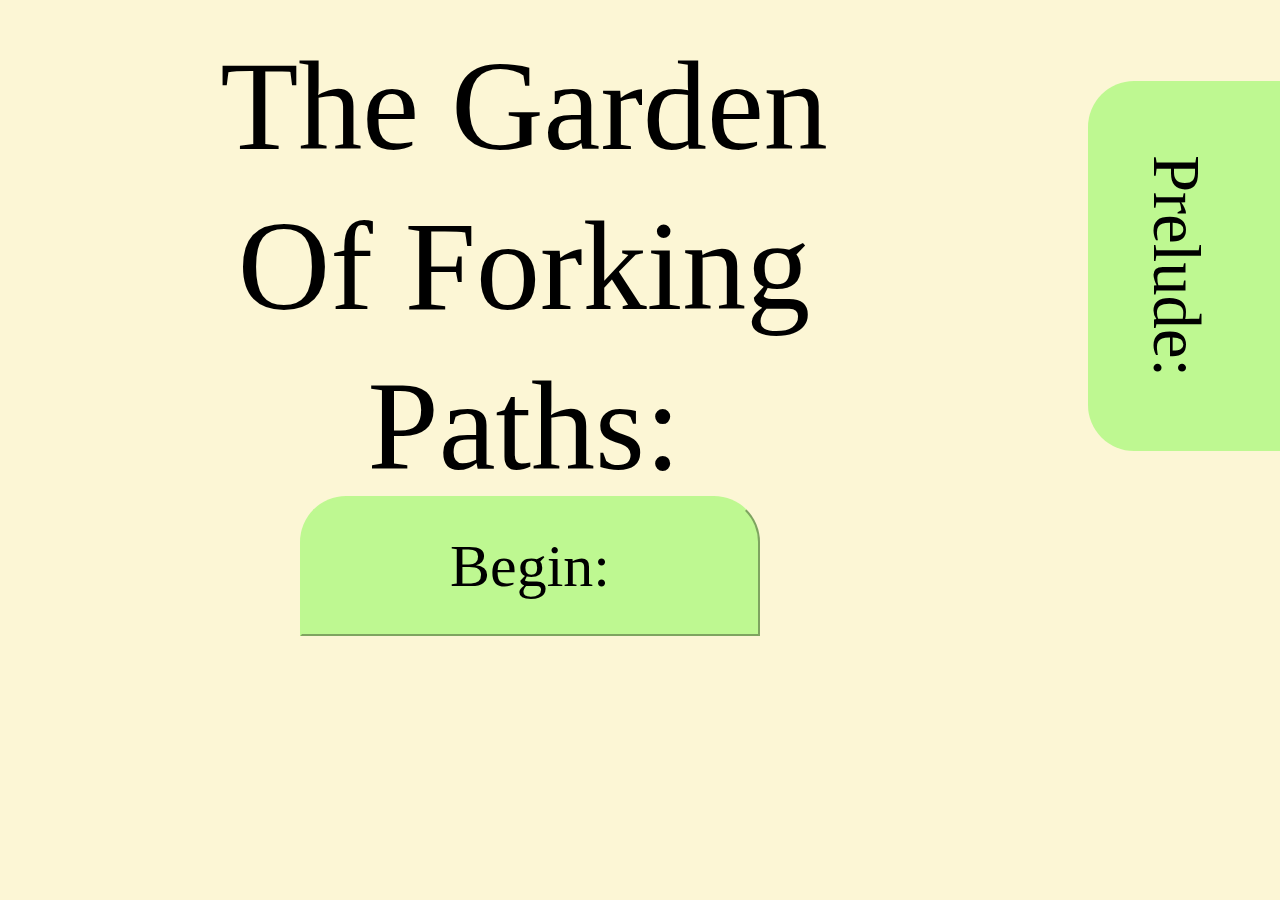
<file: index.html>
<html>
<head> 
	<title> The Garden of Forking paths </title>
	<link rel="stylesheet" href="assets/main.css">
</head>

<body>
<div class="container">
<div class="title">
	<div class="header">
		<h1> The Garden Of Forking Paths: </h1>
		<h2> By: Jorge Luis Borges </h2>
	</div>
</div>

<div class="slidebars">
<div id="slide">
	<div class="tab-title"><h2>Prelude:</h2></div>
	<div class="tab-text">
	<p> To Victoria Ocampo In his A History of the World War (page 212), Captain Liddell Hart reports that a planned offensive by thirteen British divisions, supported by fourteen hundred artillery pieces, against the German line at Serre-Montauban, scheduled for July 24, 1916, had to be postponed until the morning of the 29th. He comments that torrential rain caused this delay - which lacked any special significance. The following deposition, dictated by, read over, and then signed by Dr. Yu Tsun, former teacher of English at the Tsingtao Hochschule, casts unsuspected light upon this event. The first two pages are missing.</p>
	</div>
</div>
</div>

	
<div class="enter">
    <button class="start">
     <a href="pages/page1.html">Begin:</a>
    </button>
</div>

	

<script src="https://ajax.googleapis.com/ajax/libs/jquery/3.5.1/jquery.min.js"></script> 
<script src="myscripts.js"></script>
</div>	
			
</body>
</html>
</file>
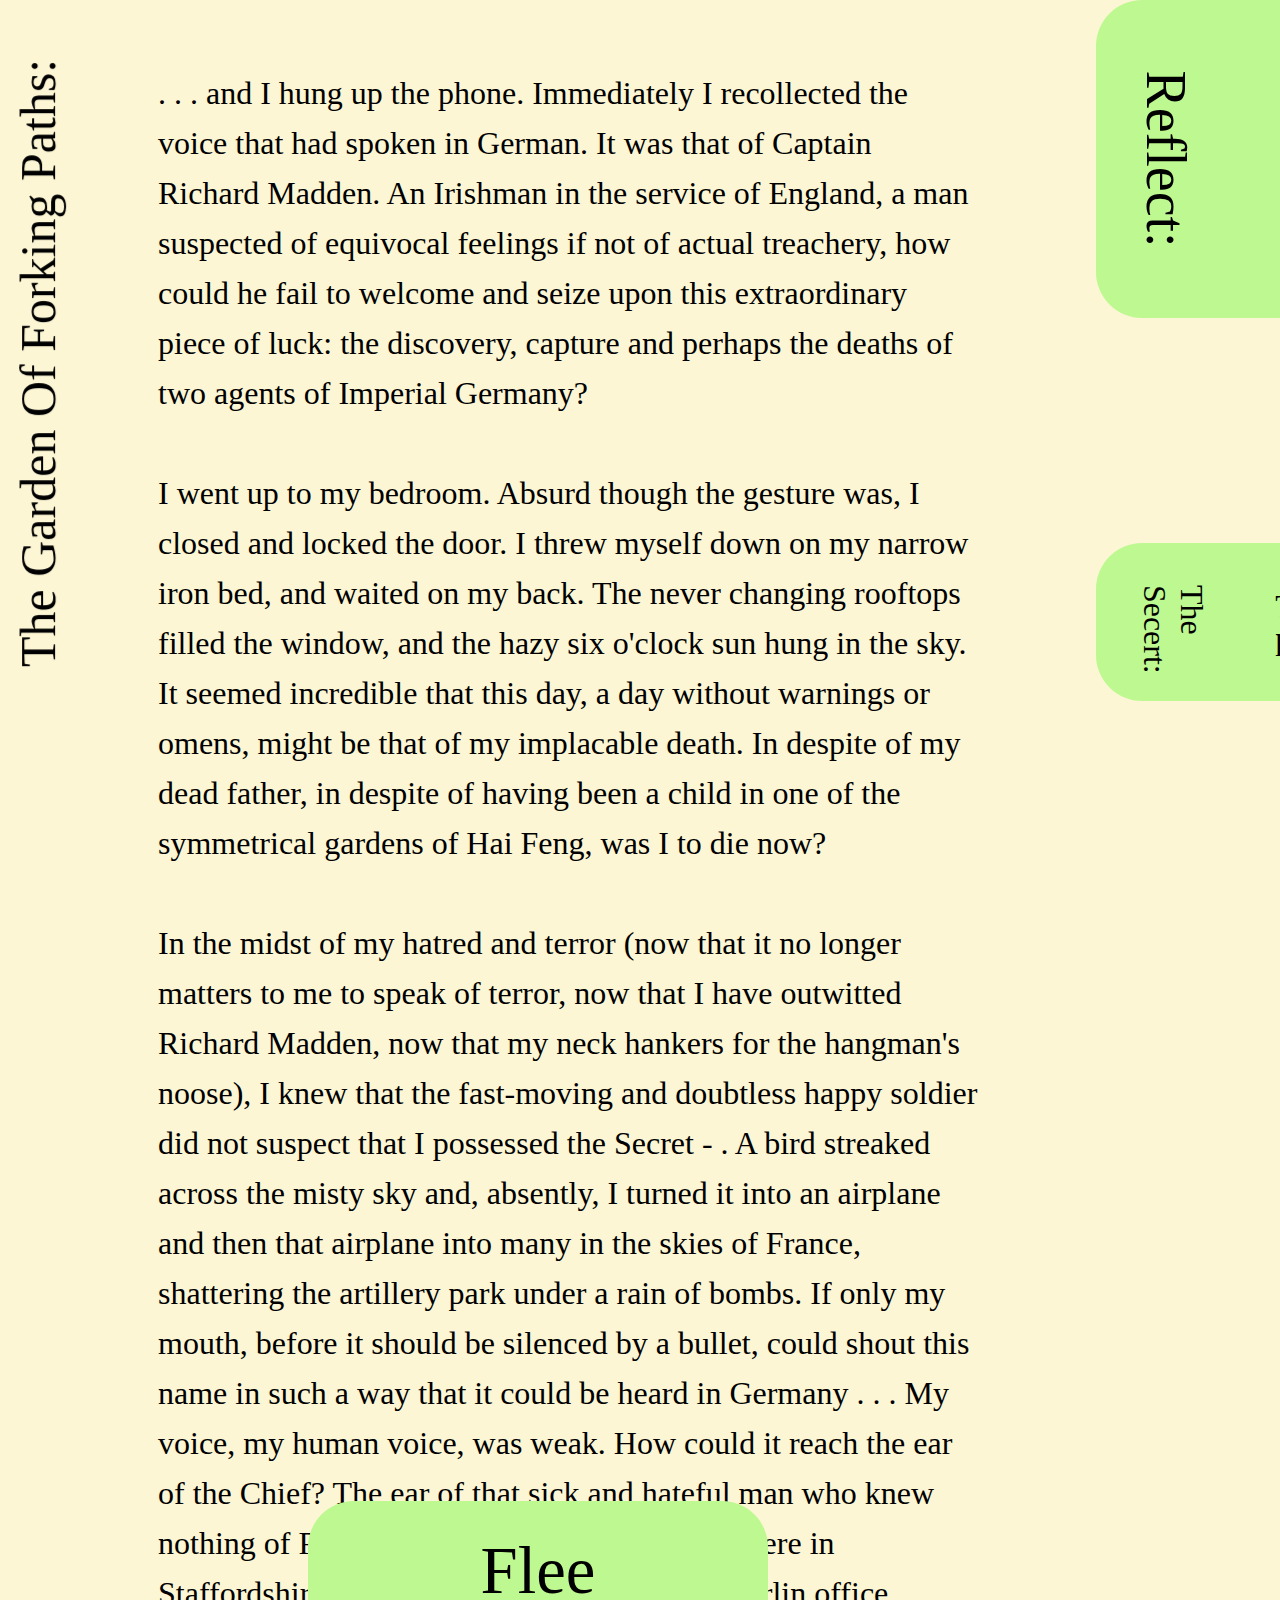
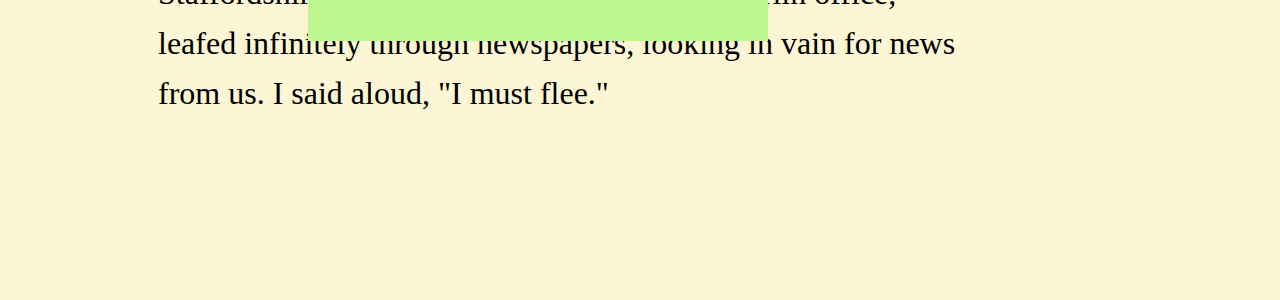
<file: pages/page1.html>
<html>
<head> 
	<title> The Garden of Forking paths </title>
	<link rel="stylesheet" href="assets/main1.css">
</head>

<body>
<div class="container">
	<div class="title">
	    <button class="home">
     <a href="/">The Garden Of Forking Paths:</a>
    </button>
	</div>

	<div class="body">
		<p>. . . and I hung up the phone. Immediately I recollected the voice that had spoken in German. It was that of Captain Richard Madden. An Irishman in the service of England, a man suspected of equivocal feelings if not of actual treachery, how could he fail to welcome and seize upon this extraordinary piece of luck: the discovery, capture and perhaps the deaths of two agents of Imperial Germany?
		<br></br>
		I went up to my bedroom. Absurd though the gesture was, I closed and locked the door. I threw myself down on my narrow iron bed, and waited on my back. The never changing rooftops filled the window, and the hazy six o'clock sun hung in the sky. It seemed incredible that this day, a day without warnings or omens, might be that of my implacable death. In despite of my dead father, in despite of having been a child in one of the symmetrical gardens of Hai Feng, was I to die now?
		<br></br>
		In the midst of my hatred and terror (now that it no longer matters to me to speak of terror, now that I have outwitted Richard Madden, now that my neck hankers for the hangman's noose), I knew that the fast-moving and doubtless happy soldier did not suspect that I possessed the Secret - . A bird streaked across the misty sky and, absently, I turned it into an airplane and then that airplane into many in the skies of France, shattering the artillery park under a rain of bombs. If only my mouth, before it should be silenced by a bullet, could shout this name in such a way that it could be heard in Germany . . . My voice, my human voice, was weak. How could it reach the ear of the Chief? The ear of that sick and hateful man who knew nothing of Runeberg or of me except that we were in Staffordshire. A man who, sitting in his arid Berlin office, leafed infinitely through newspapers, looking in vain for news from us. I said aloud, "I must flee."
		</p>
	</div>
<div class="slidebars">
<div id="slide">
	<div class="tab-title"><h2>Madden:</h2></div>
	<div class="tab-text">
	<p> Madden, in Viktor Runeberg's office, meant the end of all our work and - though this seemed a secondary matter, or should have seemed so to me - of our lives also. His being there meant that Runeberg had been arrested or murdered. I before the sun set on this same day, I ran the same risk. Madden was implacable. Rather, to be more accurate, he was obliged to be implacable. </p>
	</div>
</div>

<div id="slide1">
	<div class="tab-title1"><h2>Reflect:</h2></div>
	<div class="tab-text1">
	<p> Then I reflected that all things happen, happen to one, precisely now. Century follows century, and things happen only in the present. There are countless men in the air, on land and at sea, and all that really happens happens to me . . . The almost unbearable memory of Madden's long horseface put an end to these wandering thoughts </p>
	</div>
</div>

<div id="slide2">
	<div class="tab-title2"><h2>The Secert:</h2></div>
	<div class="tab-text2">
	<p>The name of the exact site of the new British artillery park on the Ancre.</p>
	</div>
</div>
</div>

<div class="enter">
 <button class="next">
    <a href="page2.html">Flee</a>
   </button>
</div>


<script src="https://ajax.googleapis.com/ajax/libs/jquery/3.5.1/jquery.min.js"></script> 
<script src="myscripts1.js"></script>

</div>

</body>
</html>
</file>
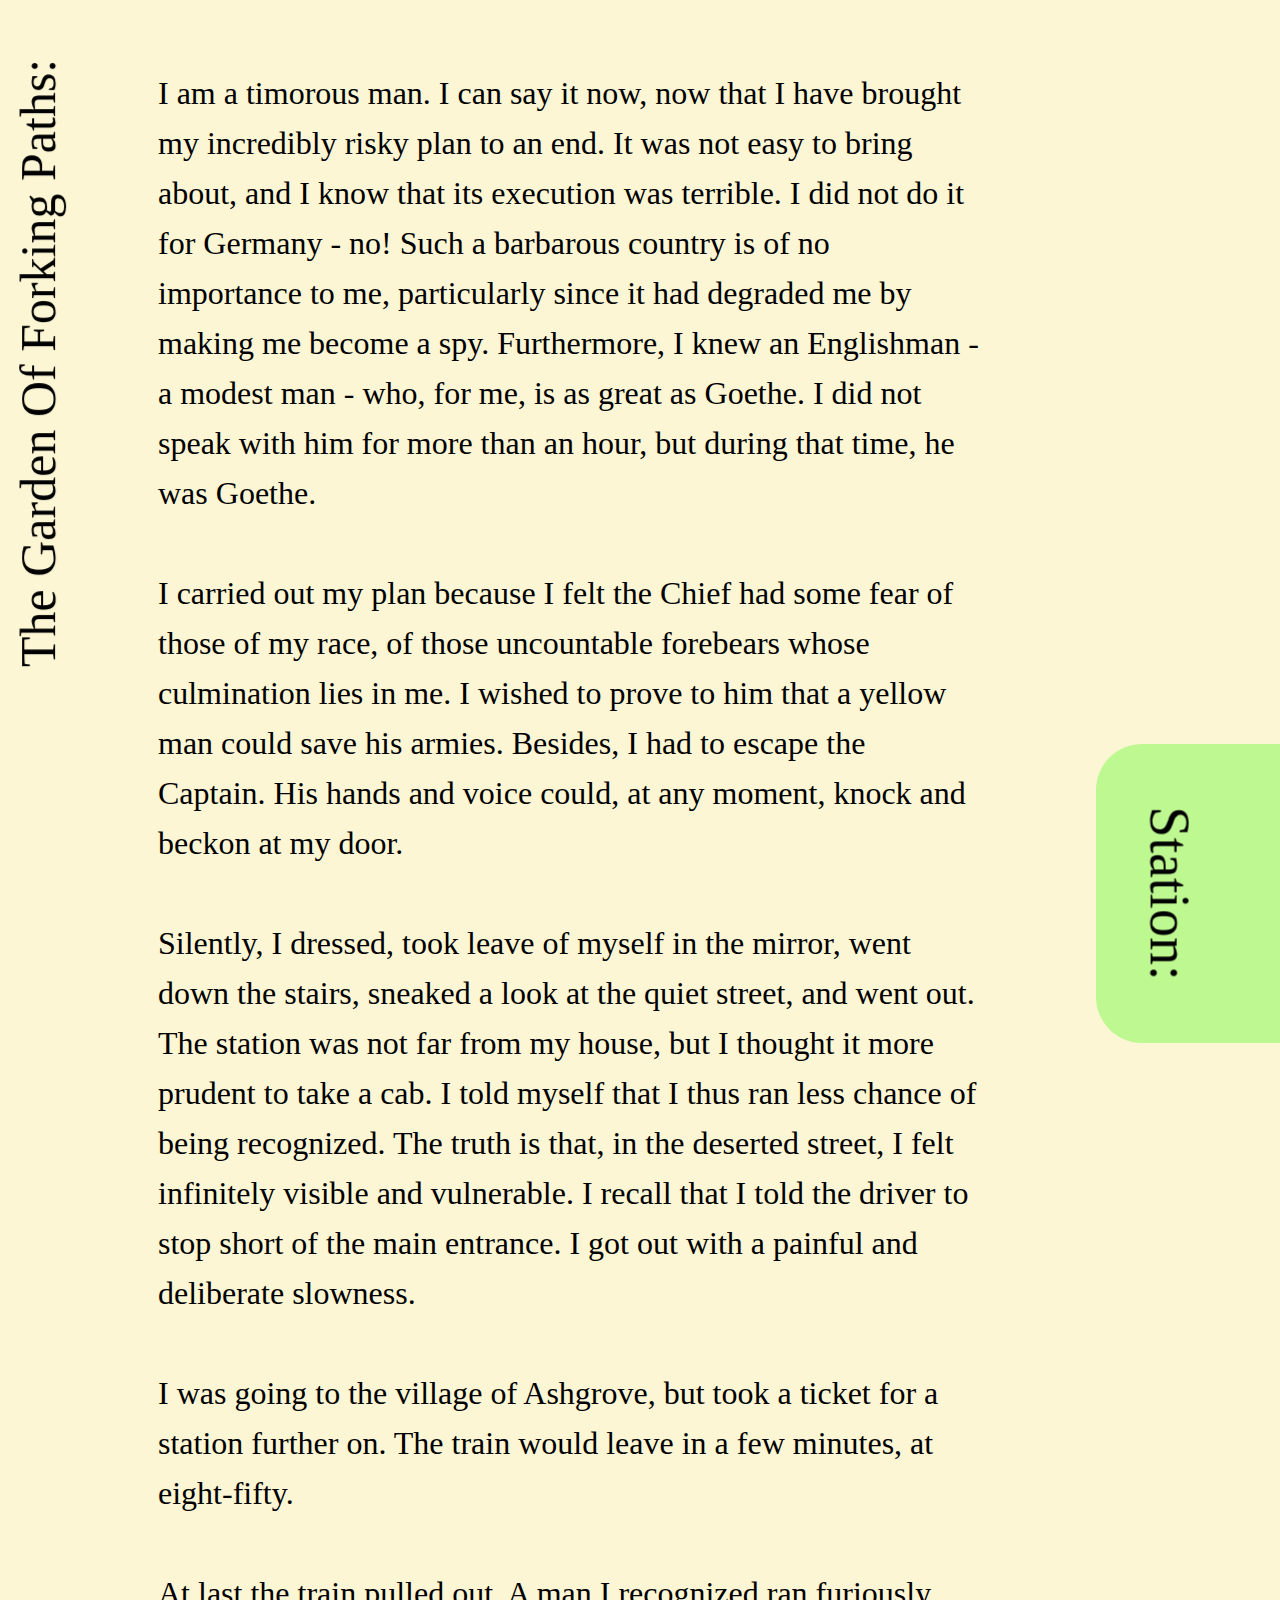
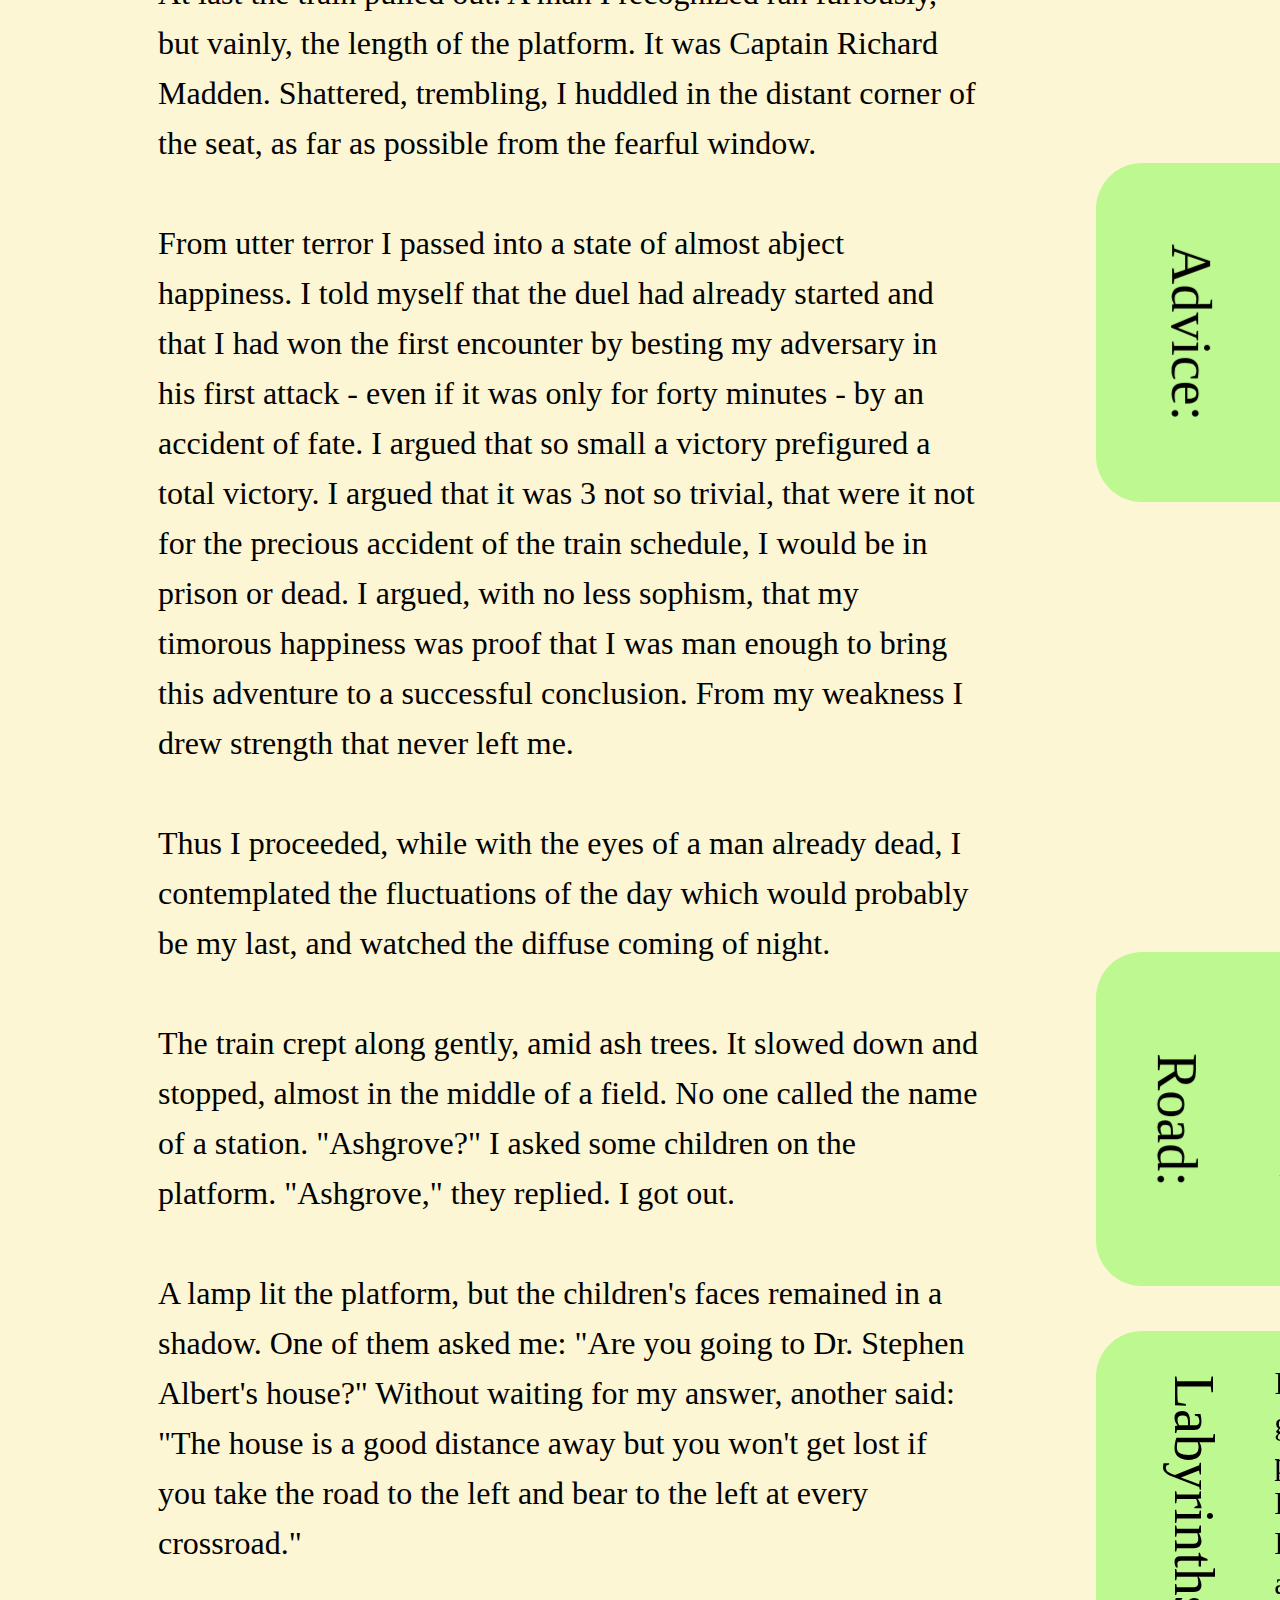
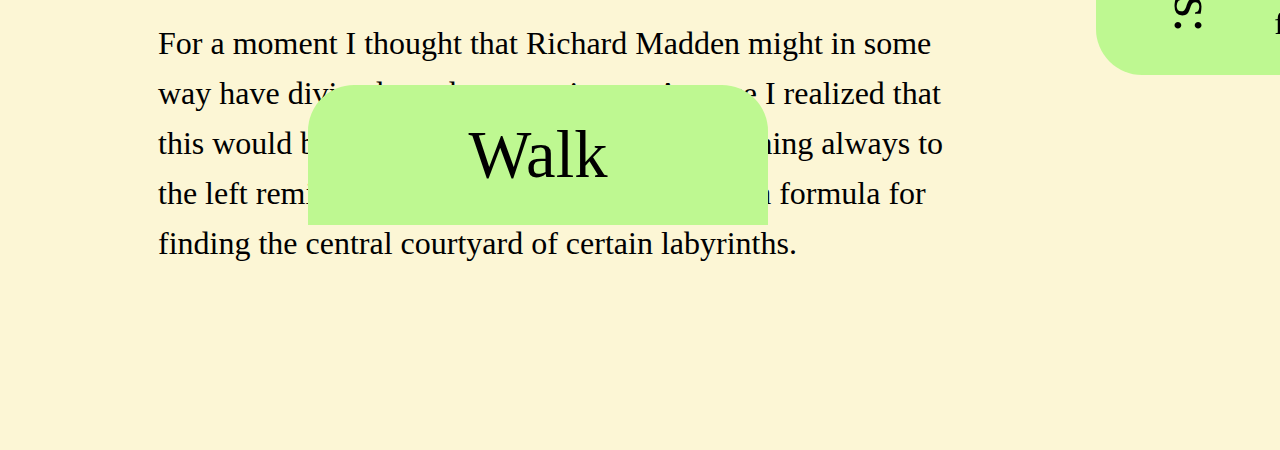
<file: pages/page2.html>
<html>
<head> 
	<title> The Garden of Forking paths </title>
	<link rel="stylesheet" href="assets/main2.css">
</head>

<body>
<div class="container">
	<div class="title">
	    <button class="home">
     <a href="/">The Garden Of Forking Paths:</a>
    </button>
	</div>

	<div class="body">
		<p>I am a timorous man. I can say it now, now that I have brought my incredibly risky plan to an end. It was not easy to bring about, and I know that its execution was terrible. I did not do it for Germany - no! Such a barbarous country is of no importance to me, particularly since it had degraded me by making me become a spy. Furthermore, I knew an Englishman - a modest man - who, for me, is as great as Goethe. I did not speak with him for more than an hour, but during that time, he was Goethe. 
		<br></br>
		I carried out my plan because I felt the Chief had some fear of those of my race, of those uncountable forebears whose culmination lies in me. I wished to prove to him that a yellow man could save his armies. Besides, I had to escape the Captain. His hands and voice could, at any moment, knock and beckon at my door. 
		<br></br>
		Silently, I dressed, took leave of myself in the mirror, went down the stairs, sneaked a look at the quiet street, and went out. The station was not far from my house, but I thought it more prudent to take a cab. I told myself that I thus ran less chance of being recognized. The truth is that, in the deserted street, I felt infinitely visible and vulnerable. I recall that I told the driver to stop short of the main entrance. I got out with a painful and deliberate slowness. 
		<br></br>
		I was going to the village of Ashgrove, but took a ticket for a station further on. The train would leave in a few minutes, at eight-fifty.
		<br></br>
		At last the train pulled out. A man I recognized ran furiously, but vainly, the length of the platform. It was Captain Richard Madden. Shattered, trembling, I huddled in the distant corner of the seat, as far as possible from the fearful window. 
		<br></br>
		From utter terror I passed into a state of almost abject happiness. I told myself that the duel had already started and that I had won the first encounter by besting my adversary in his first attack - even if it was only for forty minutes - by an accident of fate. I argued that so small a victory prefigured a total victory. I argued that it was 3 not so trivial, that were it not for the precious accident of the train schedule, I would be in prison or dead. I argued, with no less sophism, that my timorous happiness was proof that I was man enough to bring this adventure to a successful conclusion. From my weakness I drew strength that never left me.
		<br></br>
		Thus I proceeded, while with the eyes of a man already dead, I contemplated the fluctuations of the day which would probably be my last, and watched the diffuse coming of night.
		<br></br>
 		The train crept along gently, amid ash trees. It slowed down and stopped, almost in the middle of a field. No one called the name of a station. "Ashgrove?" I asked some children on the platform. "Ashgrove," they replied. I got out. 
 		<br></br>
		A lamp lit the platform, but the children's faces remained in a shadow. One of them asked me: "Are you going to Dr. Stephen Albert's house?" Without waiting for my answer, another said: "The house is a good distance away but you won't get lost if you take the road to the left and bear to the left at every crossroad."
		<br></br>
		For a moment I thought that Richard Madden might in some way have divined my desperate intent. At once I realized that this would be impossible. The advice about turning always to the left reminded me that such was the common formula for finding the central courtyard of certain labyrinths. 
		</p>
	</div>

<div class="slidebars">
		<div id="slide">
	<div class="tab-title"><h2>Plan:</h2></div>
	<div class="tab-text">
	<p> In ten minutes I had developed my plan. The telephone directory gave me the name of the one person capable of passing on the information. He lived in a suburb of Fenton, less than half an hour away by train. </p>
	</div>
</div>
<div id="slide1">
	<div class="tab-title1"><h2>Station:</h2></div>
	<div class="tab-text1">
	<p>  I hurried, for the next would not go until half past nine. There was almost no one on the platform. I walked through the carriages. I remember some farmers, a woman dressed in mourning, a youth deep in Tacitus' Annals and a wounded, happy soldier.  </p>
	</div>
</div>

<div id="slide2">
	<div class="tab-title2"><h2>Advice:</h2></div>
	<div class="tab-text2">
	<p>I foresee that man will resign himself each day to new abominations, that soon only soldiers and bandits will be left. To them I offer this advice: Whosoever would undertake some atrocious enterprise should act as if it were already accomplished, should impose upon himself a future as irrevocable as the past.</p>
	</div>
</div>

<div id="slide3">
	<div class="tab-title3"><h2>Road:</h2></div>
	<div class="tab-text3">
	<p>I threw them a coin (my last), went down some stone steps and started along a deserted road. At a slight incline, the road ran downhill. It was a plain dirt way, and overhead the branches of trees intermingled, while a round moon hung low in the sky as if to keep me company. </p>
	</div>
</div>

<div id="slide4">
	<div class="tab-title4"><h2>Labyrinths:</h2></div>
	<div class="tab-text4">
	<p>I know something about labyrinths. Not for nothing am I the great grandson of Ts'ui Pen. He was Governor of Yunnan and gave up temporal power to write a novel with more characters than there are in the Hung Lou Meng, and to create a maze in which all men would lose themselves. He spent thirteen years on these oddly assorted tasks before he was assassinated by a stranger. His novel had no sense to it and nobody ever found his labyrinth. </p>
	</div>
</div>
</div> 


<div class="enter">
    <button class="next">
    <a href="page3.html">Walk</a>
    </button>
</div>


<script src="https://ajax.googleapis.com/ajax/libs/jquery/3.5.1/jquery.min.js"></script> 
<script src="myscripts1.js"></script>
</div>

</body>
</html>
</file>
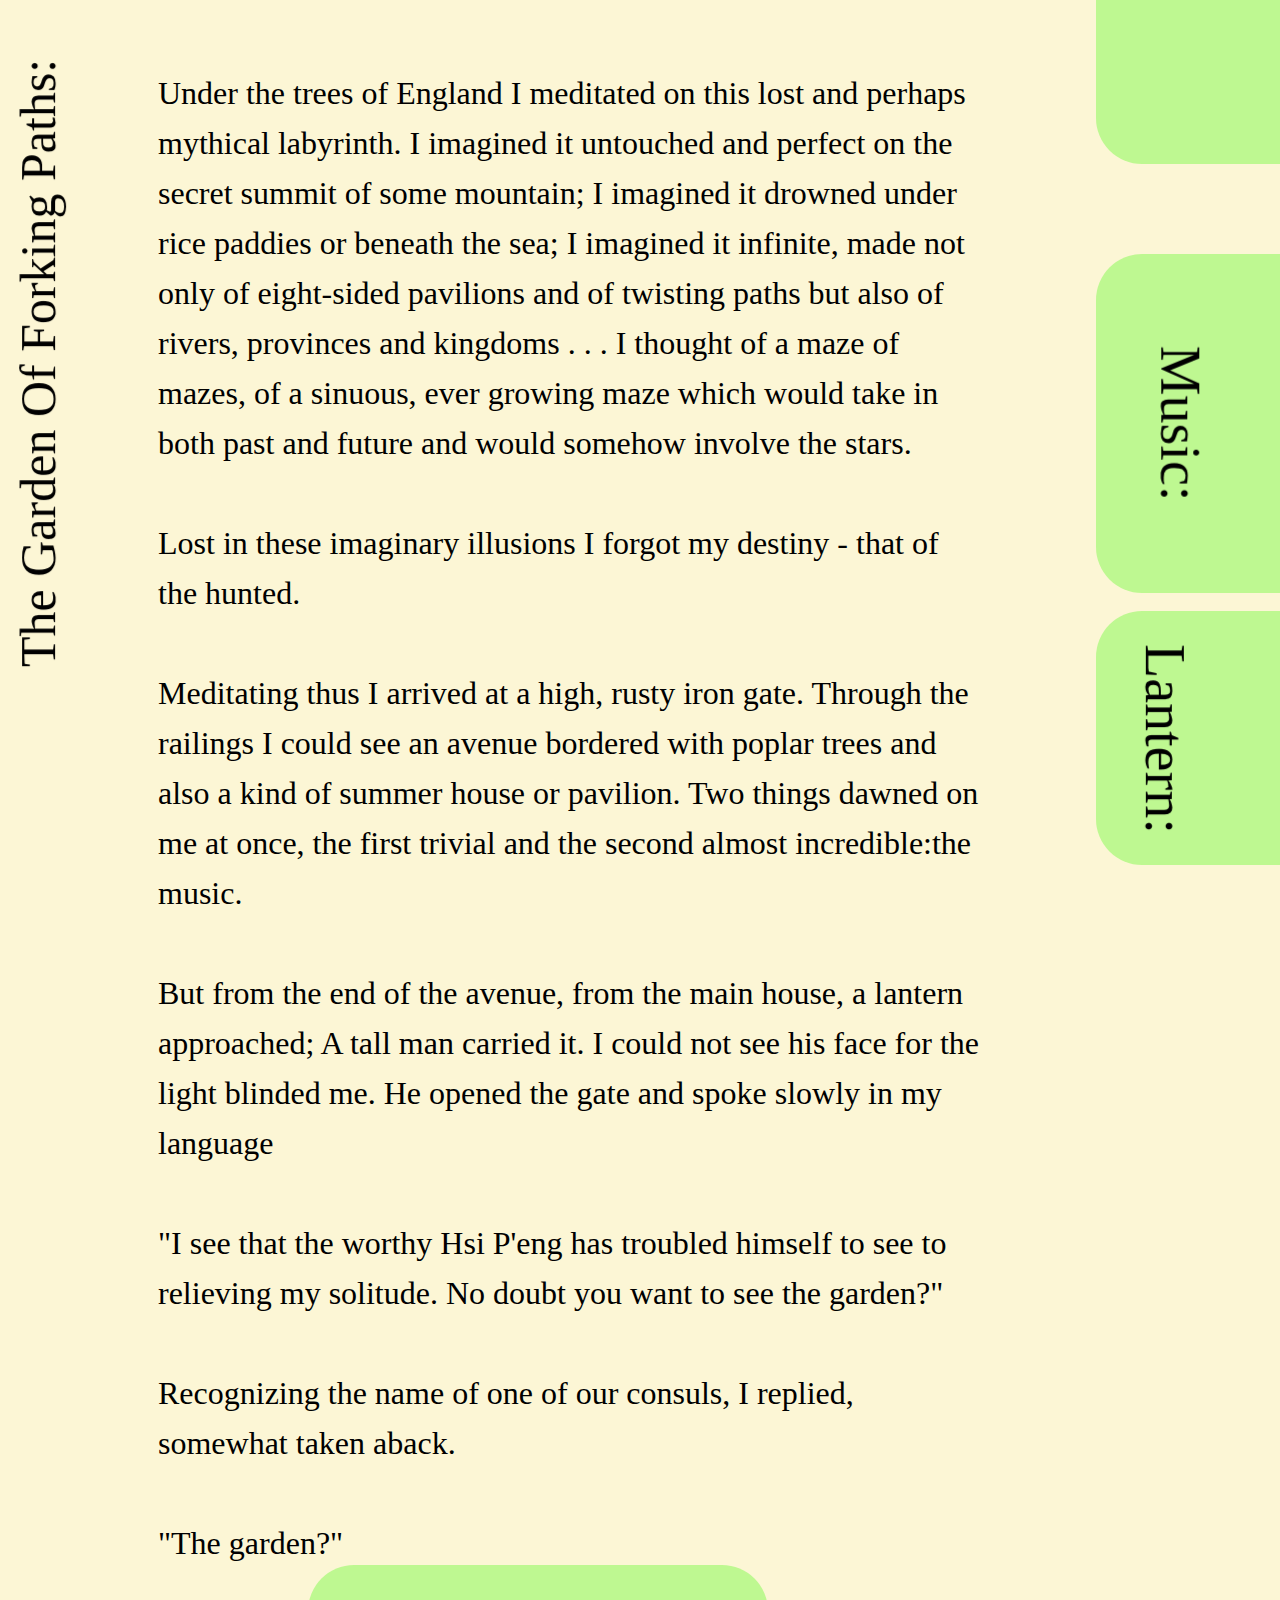
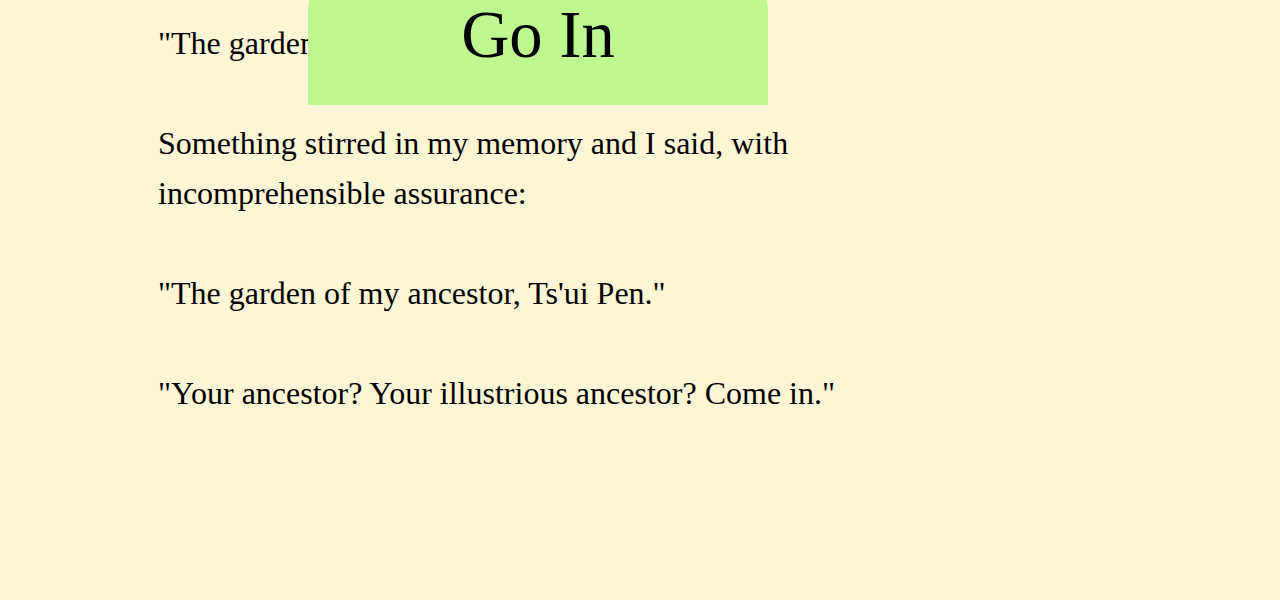
<file: pages/page3.html>
<head> 
	<title> The Garden of Forking paths </title>
	<link rel="stylesheet" href="assets/main3.css">
</head>

<body>
<div class="container">
	<div class="title">
	    <button class="home">
     <a href="/">The Garden Of Forking Paths:</a>
    </button>
	</div>
<html>

	<div class="body">
		<p> Under the trees of England I meditated on this lost and perhaps mythical labyrinth. I imagined it untouched and perfect on the secret summit of some mountain; I imagined it drowned under rice paddies or beneath the sea; I imagined it infinite, made not only of eight-sided pavilions and of twisting paths but also of rivers, provinces and kingdoms . . . I thought of a maze of mazes, of a sinuous, ever growing maze which would take in both past and future and would somehow involve the stars.
		<br></br> 
		 Lost in these imaginary illusions I forgot my destiny - that of the hunted.
 		<br></br> 
		Meditating thus I arrived at a high, rusty iron gate. Through the railings I could see an avenue bordered with poplar trees and also a kind of summer house or pavilion. Two things dawned on me at once, the first trivial and the second almost incredible:the music.
		<br></br> 
		But from the end of the avenue, from the main house, a lantern approached; A tall man carried it. I could not see his face for the light blinded me. He opened the gate and spoke slowly in my language
		<br></br>
		"I see that the worthy Hsi P'eng has troubled himself to see to relieving my solitude. No doubt you want to see the garden?" 
		<br></br>
		Recognizing the name of one of our consuls, I replied, somewhat taken aback. 
		<br></br>
		"The garden?" 
		<br></br>
		"The garden of forking paths."
		<br></br>
		Something stirred in my memory and I said, with incomprehensible assurance: 
		<br></br>
		"The garden of my ancestor, Ts'ui Pen."
		<br></br>
 		"Your ancestor? Your illustrious ancestor? Come in."

		</p>
	</div>
<div class="slidebars">
<div id="slide">
	<div class="tab-title"><h2>Meditate:</h2></div>
	<div class="tab-text">
	<p>  For an undetermined period of time I felt myself cut off from the world, an abstract spectator. The hazy and murmuring countryside, the moon, the decline of the evening, stirred within me. Going down the gently sloping road I could not feel fatigue. The evening was at once intimate and infinite. 4 The road kept descending and branching off, through meadows misty in the twilight. A high-pitched and almost syllabic music kept coming and going, moving with the breeze, blurred by the leaves and by distance. 
	<br></br>
	I thought that a man might be an enemy of other men, of the differing moments of other men, but never an enemy of a country: not of fireflies, words, gardens, streams, or the West wind.
 </p>
	</div>
</div>
<div id="slide1">
	<div class="tab-title1"><h2>Music:</h2></div>
	<div class="tab-text1">
	<p>   the music came from the pavilion and that music was Chinese. That was why I had accepted it fully, without paying it any attention. I do not remember whether there was a bell, a push-button, or whether I attracted attention by clapping my hands. The stuttering sparks of the music kept on. </p>
	</div>
</div>

<div id="slide2">
	<div class="tab-title2"><h2>Lantern:</h2></div>
	<div class="tab-text2">
	<p> a lantern which alternately, from moment to moment, was crisscrossed or put out by the trunks of the trees; a paper lantern shaped like a drum and colored like the moon. </p>
	</div>
</div>
</div>

<div class="enter">
    <button class="next">
    <a href="page4.html">Go In</a>
	</button>
</div>


<script src="https://ajax.googleapis.com/ajax/libs/jquery/3.5.1/jquery.min.js"></script> 
<script src="myscripts1.js"></script>
</div>

</body>
</html>
</file>
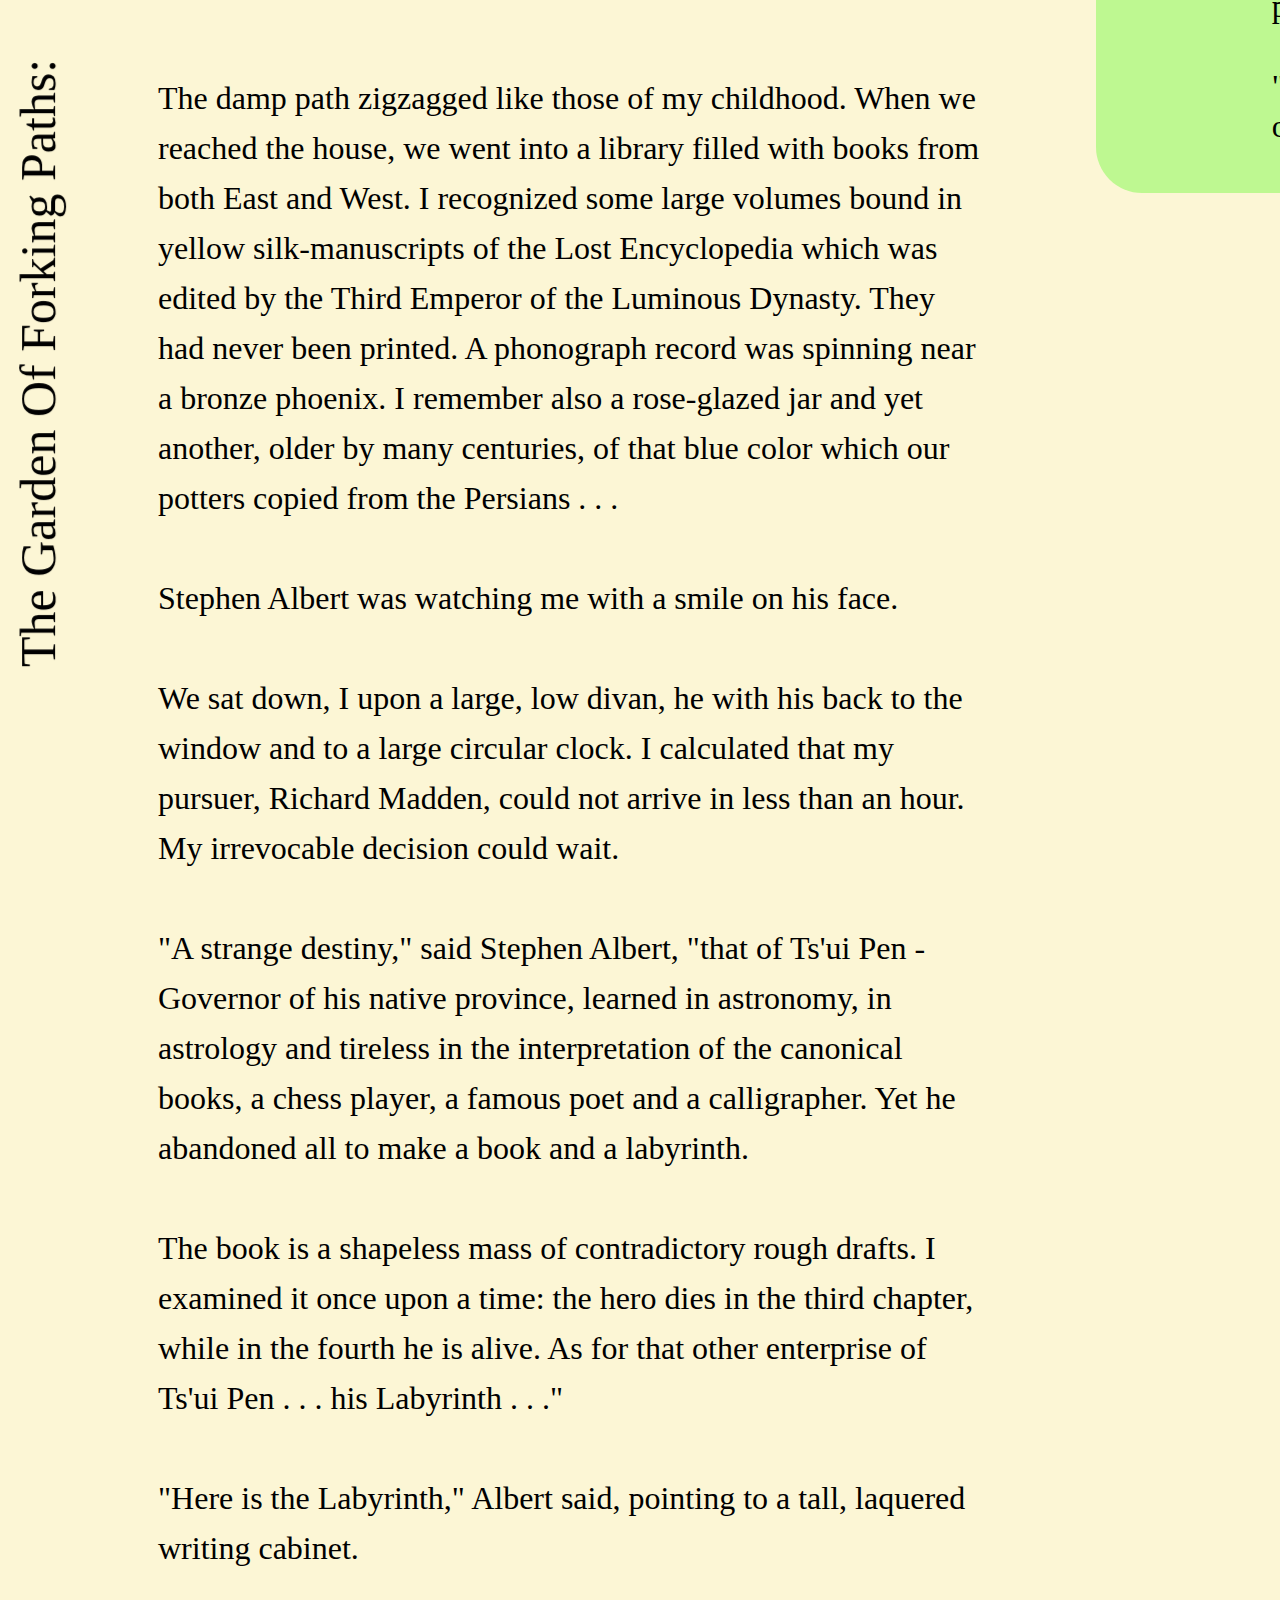
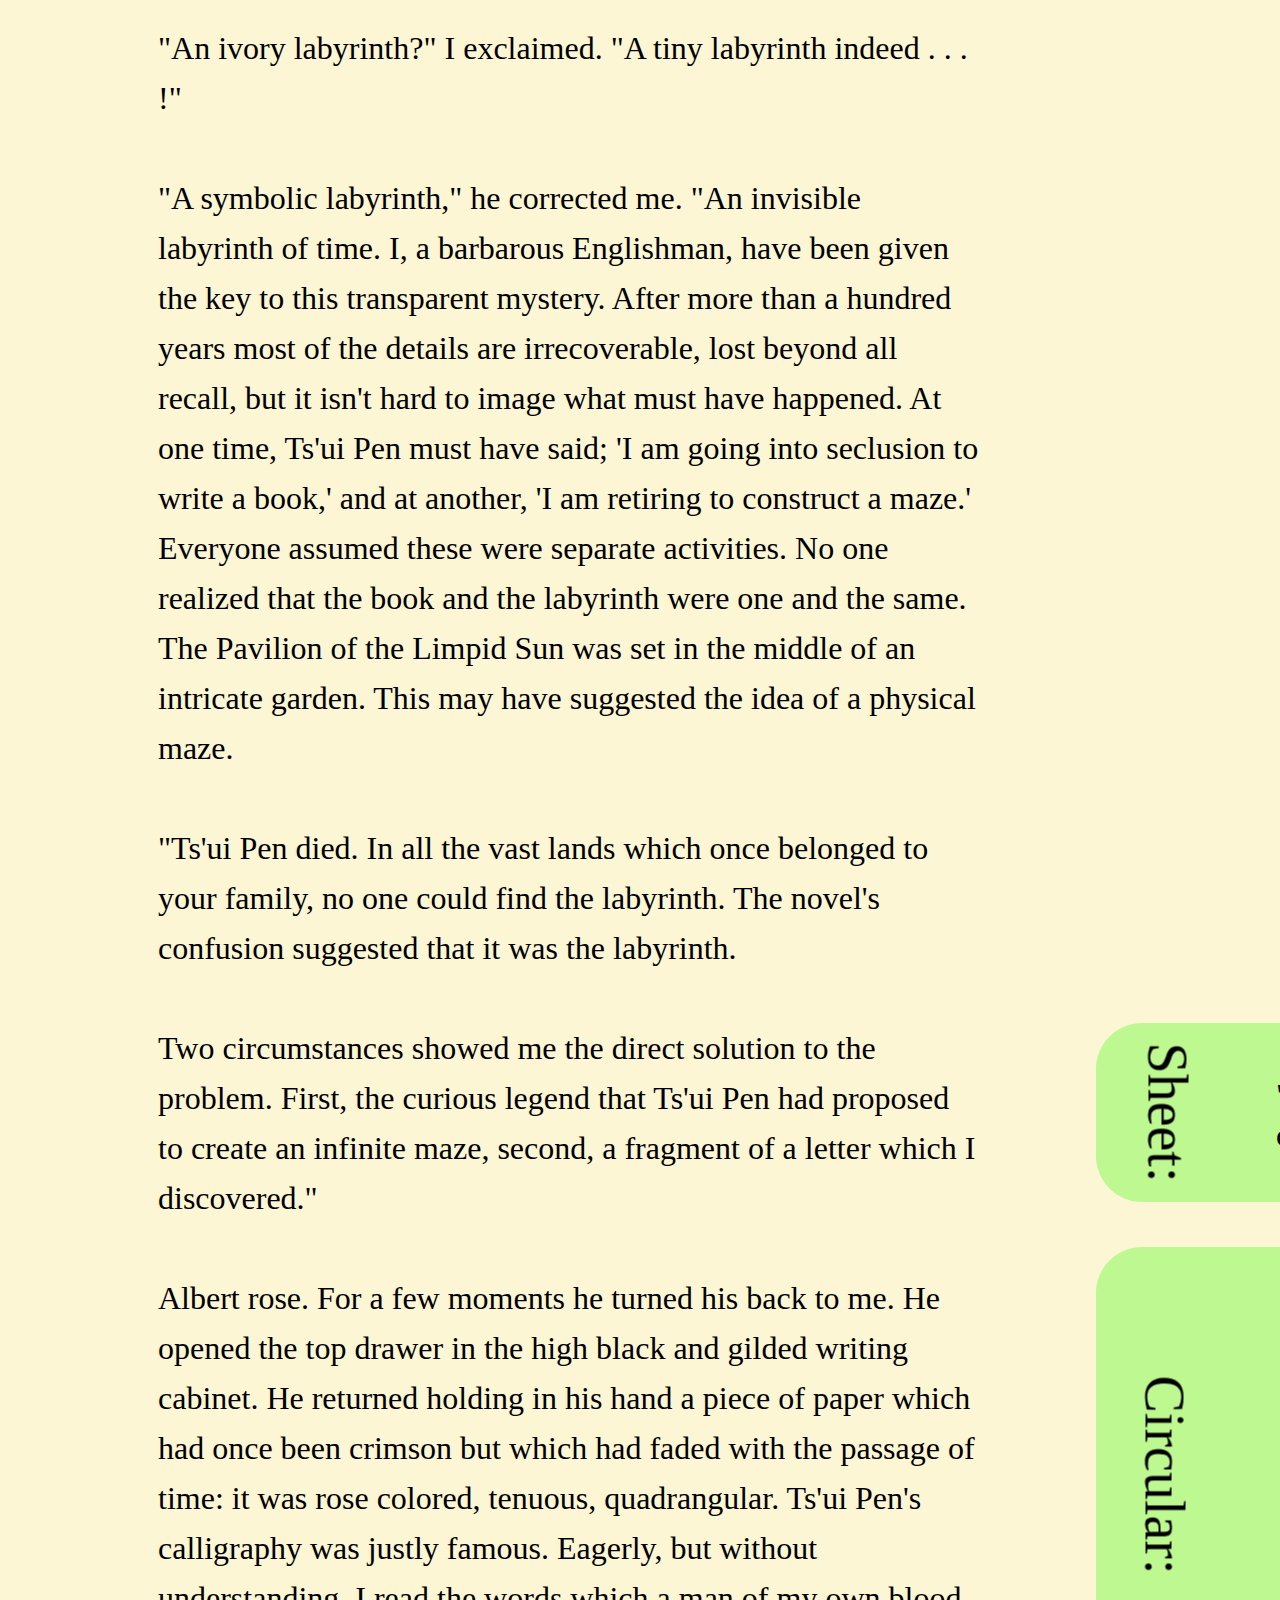
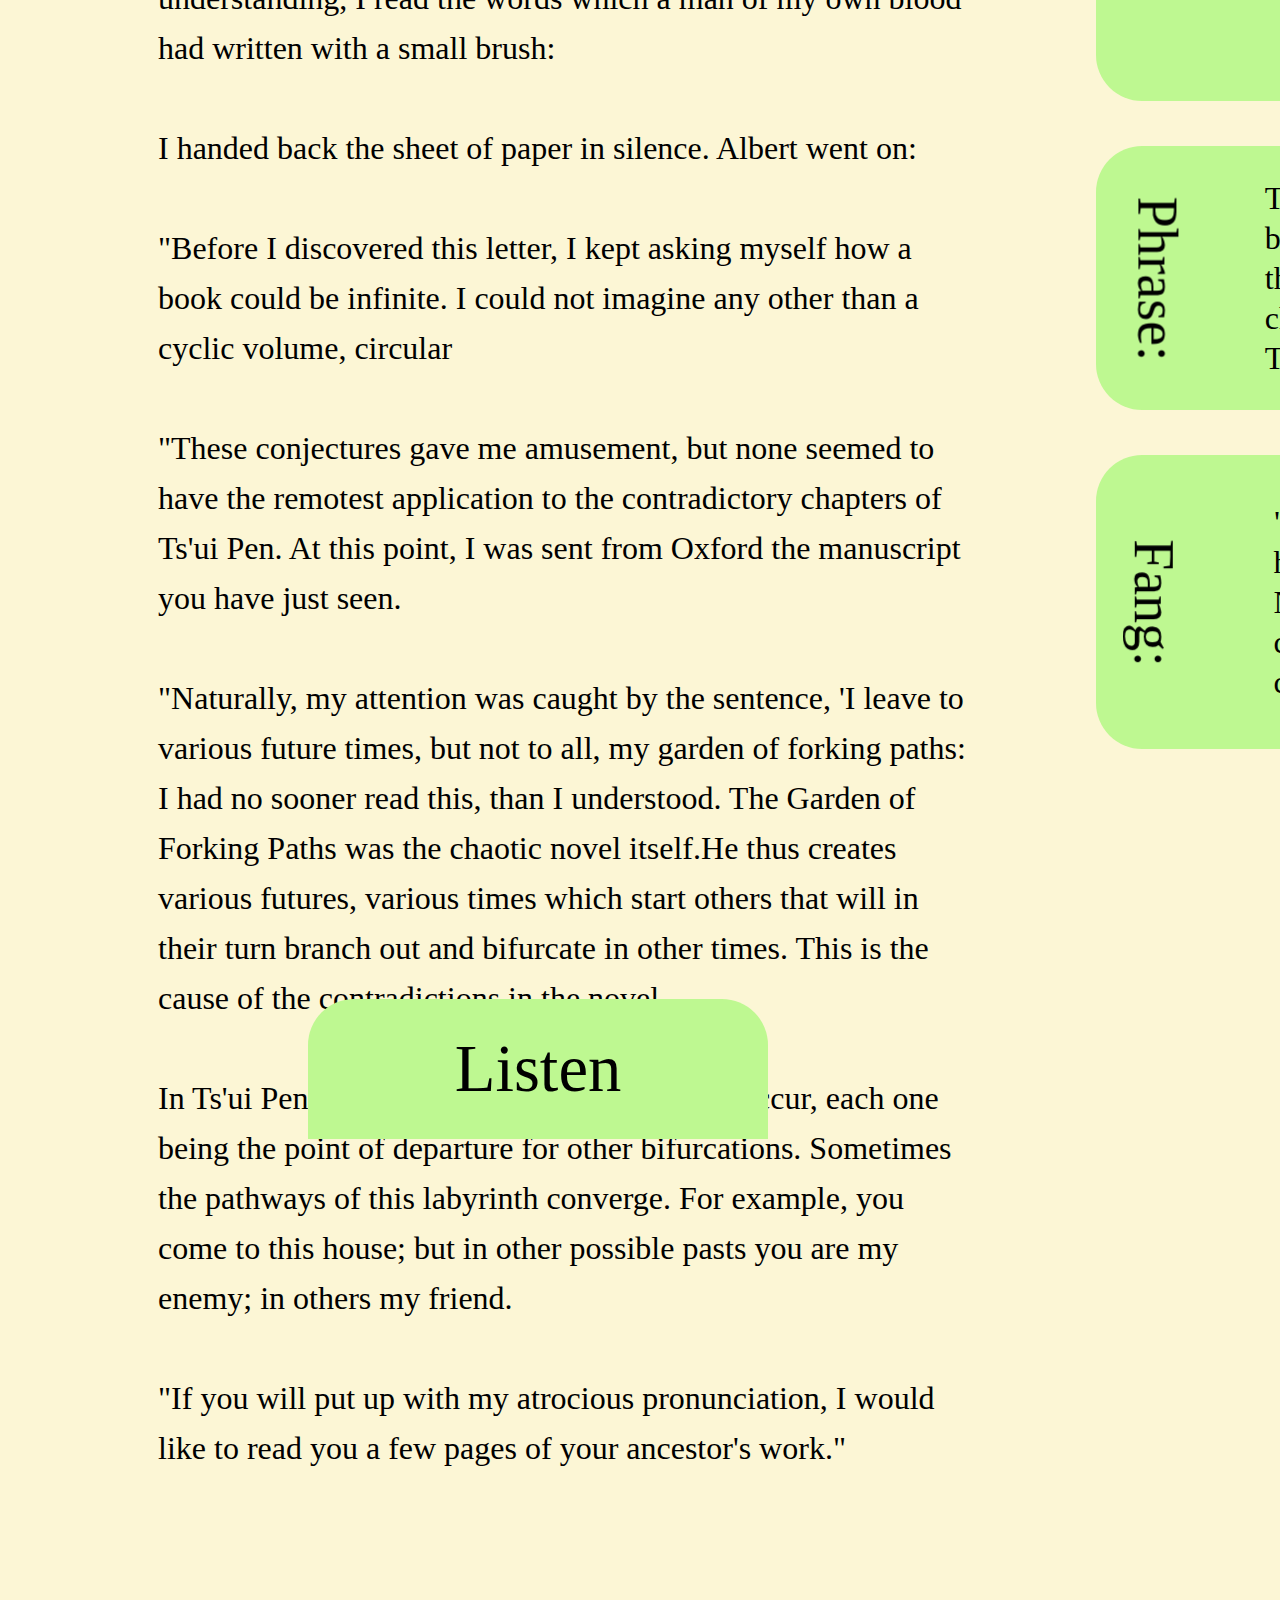
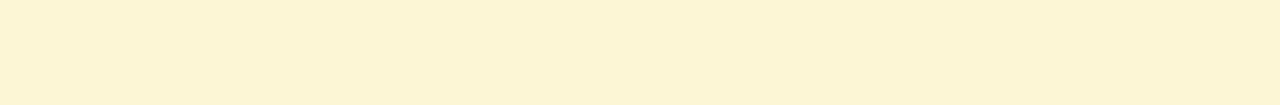
<file: pages/page4.html>
<head> 
	<title> The Garden of Forking paths </title>
	<link rel="stylesheet" href="assets/main4.css">
</head>

<body>
<div class="container">
	<div class="title">
	    <button class="home">
     <a href="/">The Garden Of Forking Paths:</a>
    </button>
	</div>
<html>

<div class="body">
	<p>
	<br></br>The damp path zigzagged like those of my childhood. When we reached the house, we went into a library filled with books from both East and West. I recognized some large volumes bound in yellow silk-manuscripts of the Lost Encyclopedia which was edited by the Third Emperor of the Luminous Dynasty. They had never been printed. A phonograph record was spinning near a bronze phoenix. I remember also a rose-glazed jar and yet another, older by many centuries, of that blue color which our potters copied from the Persians . . .
	<br></br>
	Stephen Albert was watching me with a smile on his face.
	<br></br>
	We sat down, I upon a large, low divan, he with his back to the window and to a large circular clock. I calculated that my pursuer, Richard Madden, could not arrive in less than an hour. My irrevocable decision could wait. 
	<br></br>
	"A strange destiny," said Stephen Albert, "that of Ts'ui Pen - Governor of his native province, learned in astronomy, in astrology and tireless in the interpretation of the canonical books, a chess player, a famous poet and a calligrapher. Yet he abandoned all to make a book and a labyrinth.
	<br></br>
	The book is a shapeless mass of contradictory rough drafts. I examined it once upon a time: the hero dies in the third chapter, while in the fourth he is alive. As for that other enterprise of Ts'ui Pen . . . his Labyrinth . . ." 
	<br></br>
	"Here is the Labyrinth," Albert said, pointing to a tall, laquered writing cabinet. 
	<br></br>
	"An ivory labyrinth?" I exclaimed. "A tiny labyrinth indeed . . . !" 
	<br></br>
	"A symbolic labyrinth," he corrected me. "An invisible labyrinth of time. I, a barbarous Englishman, have been given the key to this transparent mystery. After more than a hundred years most of the details are irrecoverable, lost beyond all recall, but it isn't hard to image what must have happened. At one time, Ts'ui Pen must have said; 'I am going into seclusion to write a book,' and at another, 'I am retiring to construct a maze.' Everyone assumed these were separate activities. No one realized that the book and the labyrinth were one and the same. The Pavilion of the Limpid Sun was set in the middle of an intricate garden. This may have suggested the idea of a physical maze. 
	<br></br>
	"Ts'ui Pen died. In all the vast lands which once belonged to your family, no one could find the labyrinth. The novel's confusion suggested that it was the labyrinth. 
	<br></br>
	Two circumstances showed me the direct solution to the problem. First, the curious legend that Ts'ui Pen had proposed to create an infinite maze, second, a fragment of a letter which I discovered." 
	<br></br>
	Albert rose. For a few moments he turned his back to me. He opened the top drawer in the high black and gilded writing cabinet. He returned holding in his hand a piece of paper which had once been crimson but which had faded with the passage of time: it was rose colored, tenuous, quadrangular. Ts'ui Pen's calligraphy was justly famous. Eagerly, but without understanding, I read the words which a man of my own blood had written with a small brush:
	<br></br>
	I handed back the sheet of paper in silence. Albert went on:
 	<br></br>
 	"Before I discovered this letter, I kept asking myself how a book could be infinite. I could not imagine any other than a cyclic volume, circular
 	<br></br>
 	"These conjectures gave me amusement, but none seemed to have the remotest application to the contradictory chapters of Ts'ui Pen. At this point, I was sent from Oxford the manuscript you have just seen. 
	<br></br>
	"Naturally, my attention was caught by the sentence, 'I leave to various future times, but not to all, my garden of forking paths: I had no sooner read this, than I understood. The Garden of Forking Paths was the chaotic novel itself.He thus creates various futures, various times which start others that will in their turn branch out and bifurcate in other times. This is the cause of the contradictions in the novel.
	<br></br>
	In Ts'ui Pen's work, all the possible solutions occur, each one being the point of departure for other bifurcations. Sometimes the pathways of this labyrinth converge. For example, you come to this house; but in other possible pasts you are my enemy; in others my friend.
 	<br></br>
	"If you will put up with my atrocious pronunciation, I would like to read you a few pages of your ancestor's work." 
	<br></br>
		

	</p>
</div>
<div class="slidebars">
<div id="slide">
	<div class="tab-title"><h2> Stephen Albert:</h2></div>
	<div class="tab-text">
	<p> He was, as I have said, remarkably tall. His face was deeply lined and he had gray eyes and a gray beard. There was about him something of the priest, and something of the sailor. Later, he 5 told me he had been a missionary in Tientsin before he "had aspired to become a Sinologist." </p>
	</div>
</div>
<div id="slide1">
	<div class="tab-title1"><h2>Ts'ui Pen:</h2></div>
	<div class="tab-text1">
	<p>   He gave up all the pleasures of oppression, justice, of a well-stocked bed, of banquets, and even of erudition, and shut himself up in the Pavilion of the Limpid Sun for thirteen years. At his death, his heirs found only a mess of manuscripts. The family, as you doubtless know, wished to consign them to the fire, but the executor of the estate - a Taoist or a Buddhist monk - insisted on their publication." 
	<br></br>
	"Those of the blood of Ts'ui Pen," I replied, "still curse the memory of that monk. Such a publication was madness.  </p>
	</div>
</div>

<div id="slide2">
	<div class="tab-title2"><h2>Sheet:</h2></div>
	<div class="tab-text2">
	<p> "I leave to various future times, but not to all, my garden of forking paths." </p>
	</div>
</div>

<div id="slide3">
	<div class="tab-title3"><h2>Circular:</h2></div>
	<div class="tab-text3">
	<p> A volume whose last page would be the same as the first and so have the possibility of continuing indefinitely. I recalled, too, the night in the middle of The Thousand and One Nights when Queen Scheherezade, through a magical mistake on the part of her copyist, started to tell the story of The Thousand and One Nights, with the risk of again arriving at the night upon which she will relate it, and thus on to infinity. I also imagined a Platonic hereditary work, passed on from father to son, to which each individual would add a new chapter or correct, with pious care, the work of his elders.  </p>
	</div>
</div>

<div id="slide4">
	<div class="tab-title4"><h2>Phrase:</h2></div>
	<div class="tab-text4">
	<p> The phrase 'to various future times, but not to all' suggested the image of bifurcating in time, not in space. Rereading the whole work confirmed this theory. In all fiction, when a man is faced with alternatives he chooses one at the expense of the others. In the almost unfathomable Ts'ui Pen, he chooses - simultaneously - all of them.  </p>
	</div>
</div>

<div id="slide5">
	<div class="tab-title5"><h2>Fang:</h2></div>
	<div class="tab-text5">
	<p> "Fang, let us say, has a secret. A stranger knocks at his door. Fang makes up his mind to kill him. Naturally there are various possible outcomes. Fang can kill the intruder, the intruder can kill Fang, both can be saved, both can die and so on and so on.</p>
	</div>
</div>
</div>

<div class="enter">
    <button class="next">
    <a href="page5.html">Listen</a>
    </button>
</div>


<script src="https://ajax.googleapis.com/ajax/libs/jquery/3.5.1/jquery.min.js"></script> 
<script src="myscripts1.js"></script>
</div>


</body>
</html>
</file>
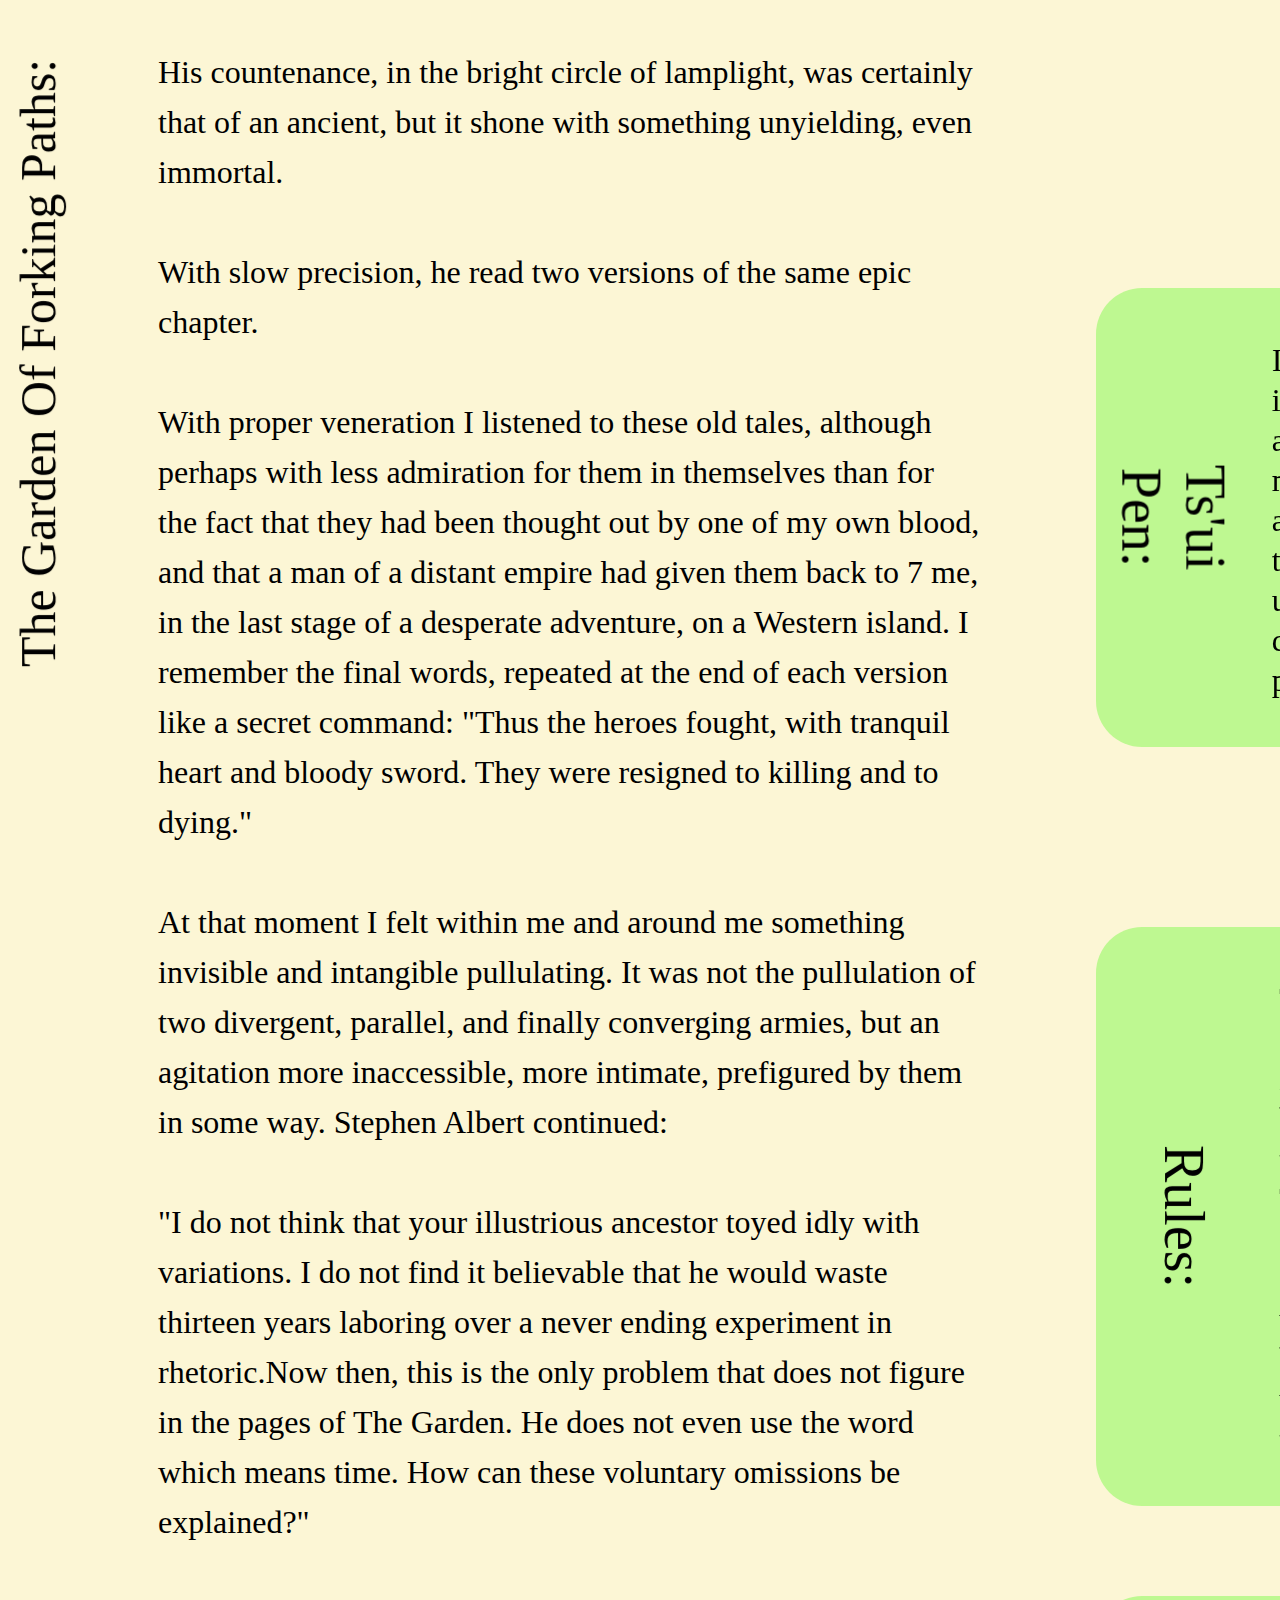
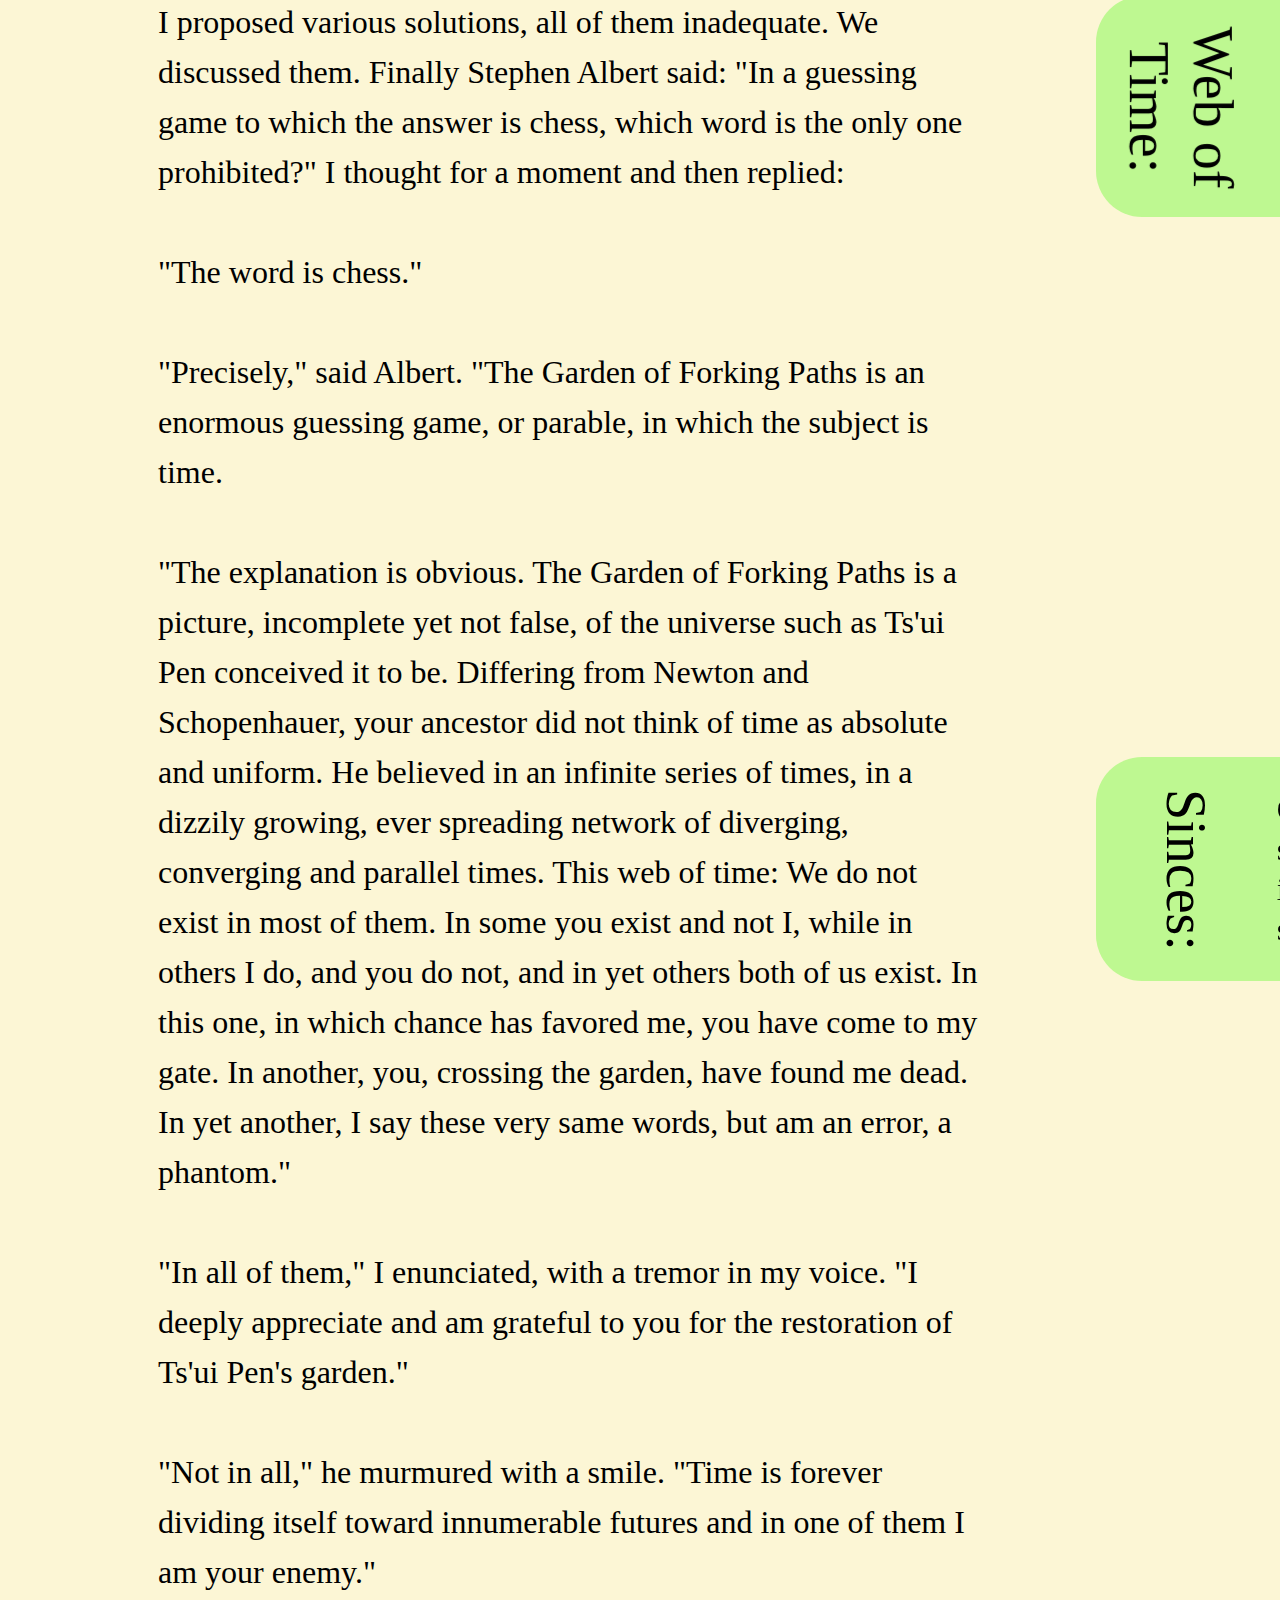
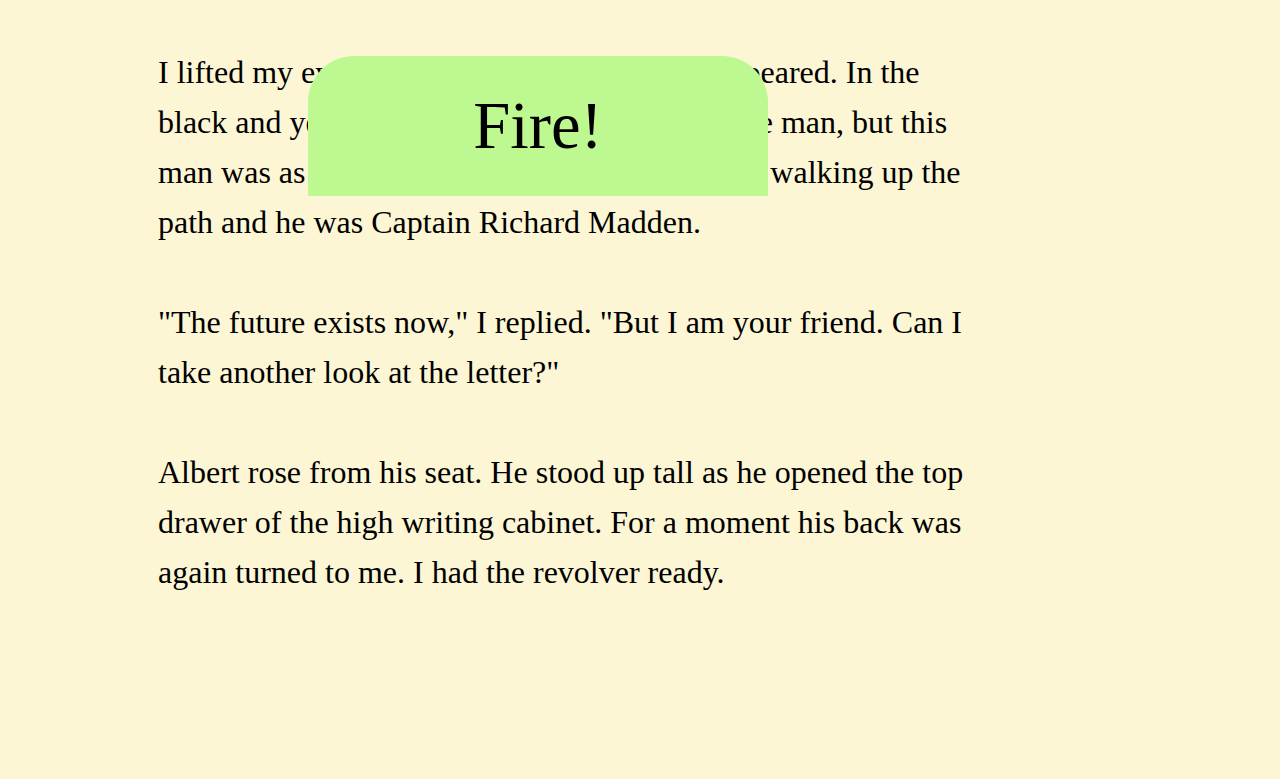
<file: pages/page5.html>
<head> 
	<title> The Garden of Forking paths </title>
	<link rel="stylesheet" href="assets/main5.css">
</head>

<body>
<div class="container">
	<div class="title">
	    <button class="home">
     <a href="/">The Garden Of Forking Paths:</a>
    </button>
	</div>
<html>

	<div class="body">
		<p>
		His countenance, in the bright circle of lamplight, was certainly that of an ancient, but it shone with something unyielding, even immortal.
		<br></br>
		With slow precision, he read two versions of the same epic chapter.
		<br></br>
		With proper veneration I listened to these old tales, although perhaps with less admiration for them in themselves than for the fact that they had been thought out by one of my own blood, and that a man of a distant empire had given them back to 7 me, in the last stage of a desperate adventure, on a Western island. I remember the final words, repeated at the end of each version like a secret command: "Thus the heroes fought, with tranquil heart and bloody sword. They were resigned to killing and to dying." 
		<br></br>
		At that moment I felt within me and around me something invisible and intangible pullulating. It was not the pullulation of two divergent, parallel, and finally converging armies, but an agitation more inaccessible, more intimate, prefigured by them in some way. Stephen Albert continued: 
		<br></br>
		"I do not think that your illustrious ancestor toyed idly with variations. I do not find it believable that he would waste thirteen years laboring over a never ending experiment in rhetoric.Now then, this is the only problem that does not figure in the pages of The Garden. He does not even use the word which means time. How can these voluntary omissions be explained?"
		<br></br>
 		I proposed various solutions, all of them inadequate. We discussed them. Finally Stephen Albert said: "In a guessing game to which the answer is chess, which word is the only one prohibited?" I thought for a moment and then replied: 
 		<br></br>
		"The word is chess."
		<br></br>
 		"Precisely," said Albert. "The Garden of Forking Paths is an enormous guessing game, or parable, in which the subject is time.
 		<br></br>
 		"The explanation is obvious. The Garden of Forking Paths is a picture, incomplete yet not false, of the universe such as Ts'ui Pen conceived it to be. Differing from Newton and Schopenhauer, your ancestor did not think of time as absolute and uniform. He believed in an infinite series of times, in a dizzily growing, ever spreading network of diverging, converging and parallel times. This web of time: We do not exist in most of them. In some you exist and not I, while in others I do, and you do not, and in yet others both of us exist. In this one, in which chance has favored me, you have come to my gate. In another, you, crossing the garden, have found me dead. In yet another, I say these very same words, but am an error, a phantom." 
 		<br></br>
 		"In all of them," I enunciated, with a tremor in my voice. "I deeply appreciate and am grateful to you for the restoration of Ts'ui Pen's garden."
 		<br></br>
		 "Not in all," he murmured with a smile. "Time is forever dividing itself toward innumerable futures and in one of them I am your enemy." 
		 <br></br>
		 I lifted my eyes and the short nightmare disappeared. In the black and yellow garden there was only a single man, but this man was as strong as a statue and this man was walking up the path and he was Captain Richard Madden. 
		 <br></br>
		"The future exists now," I replied. "But I am your friend. Can I take another look at the letter?" 
		<br></br>
		Albert rose from his seat. He stood up tall as he opened the top drawer of the high writing cabinet. For a moment his back was again turned to me. I had the revolver ready.
		</p>
	</div>
<div class="slidebars">
<div id="slide">
	<div class="tab-title"><h2> Two Epics:</h2></div>
	<div class="tab-text">
	<p> In the first, an army marches into battle over a desolate mountain pass. The bleak and somber aspect of the rocky landscape made the soldiers feel that life itself was of little value, and so they won the battle easily. 
	<br> </br>
	In the second, the same army passes through a palace where a banquet is in progress. The splendor of the feast remained a memory throughout the glorious battle, and so victory followed.
 </p>
	</div>
</div>

<div id="slide1">
	<div class="tab-title1"><h2>Ts'ui Pen:</h2></div>
	<div class="tab-text1">
	<p>   In your country the novel is an inferior genre; in Ts'ui Pen's period, it was a despised one. Ts'ui Pen was a fine novelist but he was also a man of letters who, doubtless, considered himself more than a mere novelist. The testimony of his contemporaries attests to this, and certainly the known facts of his life confirm his leanings toward the metaphysical and the mystical. Philosophical conjectures take up the greater part of his novel. I know that of all problems, none disquieted him more, and none concerned him more than the profound one of time.</p>
	</div>
</div>

<div id="slide2">
	<div class="tab-title2"><h2>Rules:</h2></div>
	<div class="tab-text2">
	<p> The rules of the game forbid the use of the word itself. To eliminate a word completely, to refer to it by means of inept phrases and obvious paraphrases, is perhaps the best way of drawing attention to it. This, then, is the tortuous method of approach preferred by the oblique Ts'ui Pen in every meandering of his interminable novel. I have gone over hundreds of manuscripts, I have corrected errors introduced by careless copyists, I have worked out the plan from this chaos, I have restored, or believe I have restored, the original. I have translated the whole work. I can state categorically that not once has the word time been used in the whole book. </p>
	</div>
</div>

<div id="slide3">
	<div class="tab-title3"><h2>Web of Time:</h2></div>
	<div class="tab-text3">
	<p> the strands of which approach one another, bifurcate, intersect or ignore each other through the centuries - embraces every possibility.  </p>
	</div>
</div>

<div id="slide4">
	<div class="tab-title4"><h2>Sinces:</h2></div>
	<div class="tab-text4">
	<p> Once again I sensed the pullulation of which I have already spoken. It seemed to me that the dew-damp garden surrounding the house was infinitely saturated with invisible people. All were Albert and myself, secretive, busy and multiform in other dimensions of time.  </p>
	</div>
</div>
</div>

<div class="enter">
   <button class="next">
    <a href="page6.html">Fire!</a>
   </button>
</div>

<script src="https://ajax.googleapis.com/ajax/libs/jquery/3.5.1/jquery.min.js"></script> 
<script src="myscripts1.js"></script>
</div>


</body>
</html>
</file>
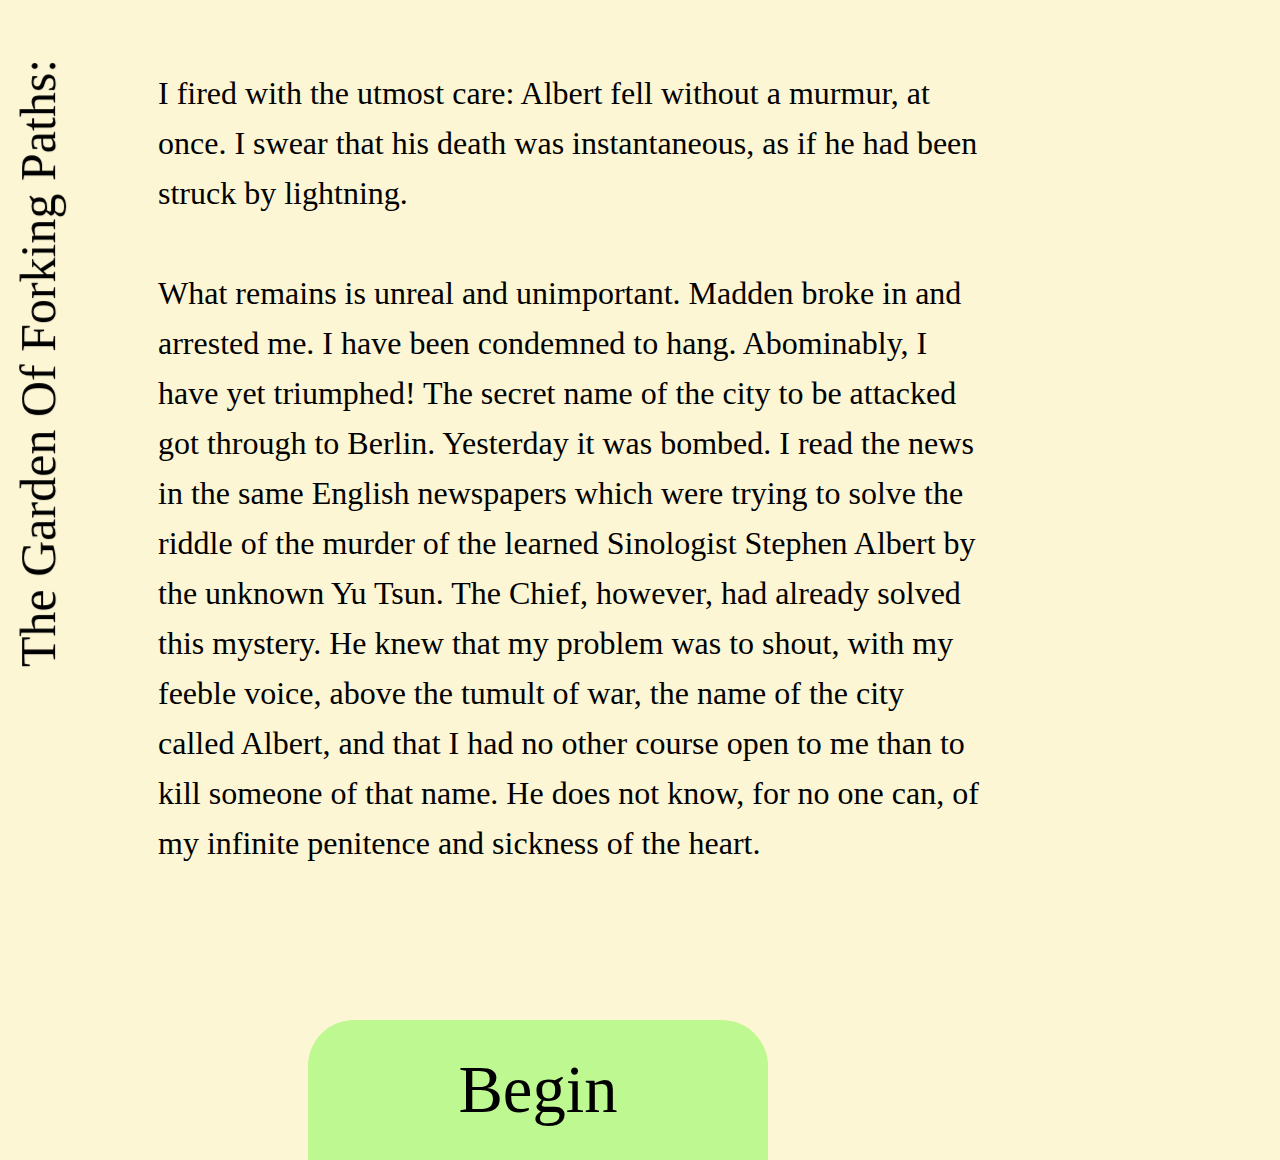
<file: pages/page6.html>
<head> 
	<title> The Garden of Forking paths </title>
	<link rel="stylesheet" href="assets/main6.css">
</head>

<body>
<div class="container">
	<div class="title">
	    <button class="home">
     <a href="/">The Garden Of Forking Paths:</a>
    </button>
	</div>
<html>

	<div class="body">
		<p>
		I fired with the utmost care: Albert fell without a murmur, at once. I swear that his death was instantaneous, as if he had been struck by lightning. 
		<br></br>
		What remains is unreal and unimportant. Madden broke in and arrested me. I have been condemned to hang. Abominably, I have yet triumphed! The secret name of the city to be attacked got through to Berlin. Yesterday it was bombed. I read the news in the same English newspapers which were trying to solve the riddle of the murder of the learned Sinologist Stephen Albert by the unknown Yu Tsun. The Chief, however, had already solved this mystery. He knew that my problem was to shout, with my feeble voice, above the tumult of war, the name of the city called Albert, and that I had no other course open to me than to kill someone of that name. He does not know, for no one can, of my infinite penitence and sickness of the heart.
	
		</p>
	</div>

	<div class="enter">
    <button class="next">
     <a href="page1.html"> Begin </a>
    </button>
	</div>





</div>

</body>
</html>
</file>
<file: assets/main.css>
body{
	background-color:#FCF6D5;
	position: absolute;
	margin: 0;
	padding: 0;
	overflow-x: hidden;
	
}
.container{
	    -webkit-animation: fadein 5s; 

}

@-webkit-keyframes fadein {
    from { opacity: 0; }
    to   { opacity: 1; }
}


.title{
	margin-top:-4em;
}

.header{
	border: 20px solid #FCF6D5;
    text-align: center;
    font-size:4em;
    width: 12em;
    margin-left: 120px;
}



h1{
	font-family: Redaction;
	font-style: normal;
	font-weight: 539;
	line-height: 160px;
	letter-spacing: 0em; 
	margin-top:70px;
}

h2{
	font-family: Redaction;
	font-size: 45px;
	font-style: normal;
	font-weight: 200;
	letter-spacing: 0em;
	text-align: center;
	margin-top:-80px;
}

#slide {
	-webkit-transition:1s;
	border:none;
	width: 900px;
	background-color: #BEF891;
	display: flex;
	flex-direction: row;
	position: sticky;
	margin-left: 85vw;
	margin-top: -60vh;
	border-radius: 46px 0 0 46px;
}

#slide.clicked{
	margin-left: 30vw;
}

.tab-title {
	transform: rotate(90deg);
	position: relative;
	left: -250px;
}

.tab-title h2 {
	font-size: 50pt;
}
.tab-title h2:hover{
	color:#8dcf5a;
}

.tab-text {
	font-size: 11pt;
	padding:15px;
	font: Redaction, serif;
	margin-left:50px;
	line-height: 1.85rem;
	width: 130%;
	position: relative;
	left: -50px;
}

p {
	font-size: 1.5em;
}

.start{
	border-radius: 46px 46px 0 0;
	background:#BEF891;
	height: 140px;
	width: 460px;
	border-color:#BEF891;
	margin-left:300px;
	margin-top:45px;
}

.enter {
	border: none;
}

a{
	font-family: Redaction;
	font-size: 60px;
	text-decoration:none;
	color: black;
}

a:hover{
	color:#8dcf5a;
}

@media screen and (max-width: 890px){
	
	.container{
		margin-top:-90pt;
	}
	.header{
		margin-left:-20px;
		width: 60%;
		margin-top:60px;
	}

	h1{
		font-size:85pt;
		line-height: 125px;
		color:black;

	}
	h2{
		font-size: 25pt;
	}

	#slide{
		width:100%;
		margin-top:-75vh;
	}

	#slide1.clicked{
		margin-left: 50vw;
	}

	.tab-title h2{
		font-size:45pt;
		margin-left:-10pt;
		margin-top:-50pt;

	}
	.tab-text{
		font-size:10pt;
		line-height: 25px;
		width: 50%;
		margin-left:-18pt;
	}


	.start{
		margin-left:100px;
		margin-top:150px;
		width:40%;

	}

}

@media screen and (max-width: 550px){
	
	.container{
		margin-top:-90pt;
	}
	.header{
		margin-left:-20px;
		width: 60%;
		margin-top:60px;
	}

	h1{
		font-size:65pt;
		line-height: 105px;
		color:black;

	}
	h2{
		font-size: 25pt;
		margin-top:-5pt;
	}
	.slidebars{
		height: 60%;
	}

	#slide{
		width:80%;
		margin-top:-90vh;
	}

	#slide1.clicked{
		margin-left: 60vw;
	}

	.tab-title h2{
		font-size:45pt;
		margin-left:-10pt;
		margin-top:-50pt;

	}
	.tab-text{
		font-size:10pt;
		line-height: 25px;
		width: 50%;
		margin-left:-18pt;
	}


	.start{
		margin-left:100px;
		margin-top:120px;
		width:40%;

	}

}
</file>
<file: pages/assets/main1.css>
body{
	background-color:#FCF6D5;

}

.container{
	    -webkit-animation: fadein 8s; 

}

@-webkit-keyframes fadein {
    from { opacity: 0; }
    to   { opacity: 1; }
}

.title {
	border-radius: 46px;
	height: 140px;
	width: 1060px;
	background-color: #FCF6D5;
	margin-left:-250px;
	
}

button.home{
    top: 25em;
    margin-left: -30px;
    position: fixed;

}
button{
	border:none;
	background-color: #FCF6D5;
	transform: rotate(-90deg);
	position: absolute;

}
a{
	font-family: Redaction;
	font-size: 50px;
	text-decoration:none;
	color: black;

}

a.home{
	font-size:45px;
}
a .next{
	font-family: Redaction;
	font-size: 60px;
	text-decoration:none;
	color: black;

}


a:hover{
	color:#8dcf5a;
	text-decoration: none;
}


.body{
	padding: 150px;
    margin-top: -155px;
    left: 50px;
    width:65%;

}

.body p{
    margin-top: -75px;
    font-size: 2em;
    text-align: left;
    line-height: 50px;
}

#slide {
	-webkit-transition:1s;
	border:none;
	width: 900px;
	background-color: #BEF891;
	display: flex;
	flex-direction: row;
	position: sticky;
	margin-left: 85vw;
	margin-top: -260vh;
	border-radius: 46px 0 0 46px;
}

#slide.clicked{
	margin-left: 30vw;
}

.tab-title {
	transform: rotate(90deg);
	position: relative;
	left: -140px;
}

.tab-title h2 {
	font-size: 3.5em;
	font-family: Redaction;
	font-style: normal;
	font-weight: 200;
	letter-spacing: 0em;
}
.tab-title h2:hover{
	color:#8dcf5a;
}

.tab-text p{
	font-size: 2em;
	padding:15px;
	font: Redaction, serif;
	margin-left:50px;
	line-height: 2rem;
	width: 90%;
	position: relative;
	left: -50px;
}

.slide p {
	font-size: 2.5em;
}

/*slide1*/
#slide1 {
	-webkit-transition:1s;
	border:none;
	width: 900px;
	background-color: #BEF891;
	display: flex;
	flex-direction: row;
	position: sticky;
	margin-left: 85vw;
	margin-top: 10vh;
	border-radius: 46px 0 0 46px;
}

#slide1.clicked{
	margin-left: 30vw;
}

.tab-title1 {
	transform: rotate(90deg);
	position: relative;
	left: -100px;
}

.tab-title1 h2 {
	font-size: 3.5em;
	font-family: Redaction;
	font-style: normal;
	font-weight: 200;
	letter-spacing: 0em;
}
.tab-title1 h2:hover{
	color:#8dcf5a;
}

.tab-text1 p{
	font-size: 2em;
	padding:15px;
	font: Redaction, serif;
	margin-left:50px;
	line-height: 2rem;
	width: 90%;
	position: relative;
	left: -50px;
}

.slide1 p {
	font-size: 2.5em;
}

/*slide2*/
#slide2 {
	-webkit-transition:1s;
	border:none;
	width: 900px;
	background-color: #BEF891;
	display: flex;
	flex-direction: row;
	position: sticky;
	margin-left: 85vw;
	margin-top: 25vh;
	border-radius: 46px 0 0 46px;
}

#slide2.clicked{
	margin-left: 30vw;
}

.tab-title2 {
	transform: rotate(90deg);
	position: relative;
	left: 5px;
	top:20px;
}

.tab-title2 h2 {
	font-size: 2em;
	font-family: Redaction;
	font-style: normal;
	font-weight: 200;
	letter-spacing: 0em;
}
.tab-title2 h2:hover{
	color:#8dcf5a;
}

.tab-text2 p{
	font-size: 2em;
	padding:15px;
	font: Redaction, serif;
	margin-left:50px;
	line-height: 2rem;
	width: 90%;
	position: relative;
	left: -0px;
}

.slide2 p {
	font-size: 2.5em;
}

/*next*/
.next{
	border-radius: 46px 46px 0 0;
	background:#BEF891;
	height: 140px;
	width: 460px;
	border-color:#BEF891;
	margin-left:300px;
	margin-top:800px;
	transform: rotate(0deg);
	align-self: center;
}
.next a{
	font-size: 5em;
}

@media screen and (max-width: 760px){
	
	.title{
		margin-left:-200px;
	}
	a{
	font-size: 3em;
	}

	.body{
		margin-left:-80px;
	}

	.body p{
		font-size:1.5em;
		line-height: 45px;

	}

	.slidebars h2{
		font-size:20pt;
		transform: rotate(0deg)
	}
	.slidebars p{
		font-size:14pt;
	}

	#slide{
		margin-top:-300vh;
	}
	#slide.clicked{
		margin-left:2vw;
	}
	.tab-title{
		left:-100pt;
	}
	.tab-text{
		width:50%;
	}

	#slide1{
		margin-top:20vh;
	}
	#slide1.clicked{
		margin-left:2vw;
	}
	.tab-title1{
		left:-80pt;
	}
	.tab-text1{
		width:50%;
	}

	#slide2{
		margin-top:40vh;
		height:30%;
	}
	#slide2.clicked{
		margin-left:2vw;
	}
	.tab-title2{
		left:-60pt;
		top:-5pt;
	}
	.tab-text2{
		width:40%;
	}




	.next{
		margin-left:80px;
		margin-top:800px;
		width:60%;
		font-size:10pt;

	}



}
</file>
<file: pages/assets/main2.css>
body{
	background-color:#FCF6D5;

}

.container{
	    -webkit-animation: fadein 8s; 

}

@-webkit-keyframes fadein {
    from { opacity: 0; }
    to   { opacity: 1; }
}

.title {
	border-radius: 46px;
	height: 140px;
	width: 1060px;
	background-color: #FCF6D5;
	margin-left:-250px;
	
}

button.home{
    top: 25em;
    margin-left: -30px;
    position: fixed;

}
button{
	border:none;
	background-color: #FCF6D5;
	transform: rotate(-90deg);
	position: absolute;

}
a{
	font-family: Redaction;
	font-size: 50px;
	text-decoration:none;
	color: black;

}

a.home{
	font-size:45px;
}
a .next{
	font-family: Redaction;
	font-size: 60px;
	text-decoration:none;
	color: black;

}


a:hover{
	color:#8dcf5a;
	text-decoration: none;
}


.body{
	padding: 150px;
    margin-top: -155px;
    left: 50px;
    width:65%;

}

.body p{
    margin-top: -75px;
    font-size: 2em;
    text-align: left;
    line-height: 50px;
}

#slide {
	-webkit-transition:1s;
	border:none;
	width: 1200px;
	background-color: #BEF891;
	display: flex;
	flex-direction: row;
	position: sticky;
	margin-left: 85vw;
	margin-top: -495vh;
	border-radius: 46px 0 0 46px;
}

#slide.clicked{
	margin-left: 8vw;
}

.tab-title {
	transform: rotate(90deg);
	position: relative;
	left: -5px;
}

.tab-title h2 {
	font-size: 3.5em;
	font-family: Redaction;
	font-style: normal;
	font-weight: 200;
	letter-spacing: 0em;
}
.tab-title h2:hover{
	color:#8dcf5a;
}

.tab-text p{
	font-size: 2em;
	padding:15px 15px 0 15px;
	font: Redaction, serif;
	margin-left:50px;
	line-height: 2.5rem;
	width: 90%;
	position: relative;
	left: -4px;
}

.slide p {
	font-size: 2.5em;
}

/*slide1*/
#slide1 {
	-webkit-transition:1s;
	border:none;
	width: 1200px;
	background-color: #BEF891;
	display: flex;
	flex-direction: row;
	position: sticky;
	margin-left: 85vw;
	margin-top: 150vh;
	border-radius: 46px 0 0 46px;
}

#slide1.clicked{
	margin-left: 25vw;
}

.tab-title1 {
	transform: rotate(90deg);
	position: relative;
	left: -85px;
}

.tab-title1 h2 {
	font-size: 3.5em;
	font-family: Redaction;
	font-style: normal;
	font-weight: 200;
	letter-spacing: 0em;
}
.tab-title1 h2:hover{
	color:#8dcf5a;
}

.tab-text1 p{
	font-size: 2em;
	padding:20px 15px 15px 20px;
	font: Redaction, serif;
	margin-left:50px;
	line-height: 2.5rem;
	width: 70%;
	position: relative;
	left: -30px;
}

.slide1 p {
	font-size: 2.5em;
}

/*slide2*/
#slide2 {
	-webkit-transition:1s;
	border:none;
	width: 1200px;
	background-color: #BEF891;
	display: flex;
	flex-direction: row;
	position: sticky;
	margin-left: 85vw;
	margin-top: 80vh;
	border-radius: 46px 0 0 46px;
}

#slide2.clicked{
	margin-left: 25vw;
}

.tab-title2 {
	transform: rotate(90deg);
	position: relative;
	left: -85px;
}

.tab-title2 h2 {
	font-size: 3.5em;
	font-family: Redaction;
	font-style: normal;
	font-weight: 200;
	letter-spacing: 0em;
}
.tab-title2 h2:hover{
	color:#8dcf5a;
}

.tab-text2 p{
	font-size: 2em;
	padding:20px 15px 15px 20px;
	font: Redaction, serif;
	margin-left:50px;
	line-height: 2.5rem;
	width: 70%;
	position: relative;
	left: -30px;
}

.slide2 p {
	font-size: 2.5em;
}

/*slide3*/
#slide3 {
	-webkit-transition:1s;
	border:none;
	width: 900px;
	background-color: #BEF891;
	display: flex;
	flex-direction: row;
	position: sticky;
	margin-left: 85vw;
	margin-top: 50vh;
	border-radius: 46px 0 0 46px;
}

#slide3.clicked{
	margin-left: 30vw;
}

.tab-title3 {
	transform: rotate(90deg);
	position: relative;
	left: -75px;
	top:1px;
}

.tab-title3 h2 {
	font-size: 3.5em;
	font-family: Redaction;
	font-style: normal;
	font-weight: 200;
	letter-spacing: 0em;
	left: -40px;
}
.tab-title3 h2:hover{
	color:#8dcf5a;
}

.tab-text3 p{
	font-size: 2em;
	padding:15px 15px 15px 0;
	font: Redaction, serif;
	margin-left:50px;
	line-height: 2.5rem;
	width: 90%;
	position: relative;
	left: -0px;
}

.slide3 p {
	font-size: 2.5em;
}

/*slide3*/
#slide4 {
	-webkit-transition:1s;
	border:none;
	width: 1200px;
	background-color: #BEF891;
	display: flex;
	flex-direction: row;
	position: sticky;
	margin-left: 85vw;
	margin-top: 5vh;
	border-radius: 46px 0 0 46px;
}

#slide4.clicked{
	margin-left: 10vw;
}

.tab-title4 {
	transform: rotate(90deg);
	position: relative;
	left: -125px;
	top:1px;
}

.tab-title4 h2 {
	font-size: 3.5em;
	font-family: Redaction;
	font-style: normal;
	font-weight: 200;
	letter-spacing: 0em;
}
.tab-title4 h2:hover{
	color:#8dcf5a;
}
.tab-text4 p{
	font-size: 2em;
	padding-right: 15px;
	font: Redaction, serif;
	margin-left:-30px;
	line-height: 2.5rem;
	width: 100%;
	position: relative;
	left: -50px;
}

.slide4 p {
	font-size: 2.5em;
}
/*NEXT*/
.next{
	border-radius: 46px 46px 0 0;
	background:#BEF891;
	height: 140px;
	width: 460px;
	border-color:#BEF891;
	margin-left:300px;
	margin-top:10px;
	transform: rotate(0deg);
	align-self: center;
}
.next a{
	font-size: 5em;
}

@media screen and (max-width: 760px){
	
	.title{
		margin-left:-200px;
	}
	a{
	font-size: 3em;
	}

	.body{
		margin-left:-80px;
	}

	.body p{
		font-size:1.5em;
		line-height: 45px;

	}

	.slidebars h2{
		font-size:20pt;
		transform: rotate(0deg)
	}
	.slidebars p{
		font-size:14pt;
	}

	#slide{
		margin-top:-570vh;
	}
	#slide.clicked{
		margin-left:2vw;
	}
	.tab-title{
		left:-75pt;
	}
	.tab-text{
		width:30%;
	}

	#slide1{
		margin-top:125vh;
	}
	#slide1.clicked{
		margin-left:2vw;
	}
	.tab-title1{
		left:-80pt;
	}
	.tab-text1{
		width:50%;
	}

	#slide2{
		margin-top:150vh;
		height:30%;
	}
	#slide2.clicked{
		margin-left:2vw;
	}
	.tab-title2{
		left:-60pt;
		top:-5pt;
	}
	.tab-text2{
		width:60%;
		margin-top:-25pt;
	}

	#slide3{
		margin-top:65vh;
		height:40%;
	}
	#slide3.clicked{
		margin-left:2vw;
	}
	.tab-title3{
		left:-75pt;
	}
	.tab-text3{
		width:50%;
		margin-top:-15pt;
	}


	#slide4{
		margin-top:15vh;
		height:40%;
	}
	#slide4.clicked{
		margin-left:2vw;
	}
	.tab-title4{
		left:-95pt;
		margin-right: 50pt;
	}
	.tab-text4{
		width:55%;
		margin-top:-15pt;
	}




	.next{
		margin-left:80px;
		margin-top:175px;
		width:60%;
		font-size:10pt;

	}



}
</file>
<file: pages/assets/main3.css>
body{
	background-color:#FCF6D5;

}

.container{
	    -webkit-animation: fadein 8s; 

}

@-webkit-keyframes fadein {
    from { opacity: 0; }
    to   { opacity: 1; }
}

.title {
	border-radius: 46px;
	height: 140px;
	width: 1060px;
	background-color: #FCF6D5;
	margin-left:-250px;
	
}

button.home{
    top: 25em;
    margin-left: -30px;
    position: fixed;

}
button{
	border:none;
	background-color: #FCF6D5;
	transform: rotate(-90deg);
	position: absolute;

}
a{
	font-family: Redaction;
	font-size: 50px;
	text-decoration:none;
	color: black;

}

a.home{
	font-size:45px;
}
a .next{
	font-family: Redaction;
	font-size: 60px;
	text-decoration:none;
	color: black;

}


a:hover{
	color:#8dcf5a;
	text-decoration: none;
}


.body{
	padding: 150px;
    margin-top: -155px;
    left: 50px;
    width:65%;

}

.body p{
    margin-top: -75px;
    font-size: 2em;
    text-align: left;
    line-height: 50px;
}

#slide {
	-webkit-transition:1s;
	border:none;
	width: 1200px;
	background-color: #BEF891;
	display: flex;
	flex-direction: row;
	position: sticky;
	margin-left: 85vw;
	margin-top: -290vh;
	border-radius: 46px 0 0 46px;
}

#slide.clicked{
	margin-left: 10vw;
}

.tab-title {
	transform: rotate(90deg);
	position: relative;
	left: -240px;
}

.tab-title h2 {
	font-size: 3.5em;
	font-family: Redaction;
	font-style: normal;
	font-weight: 200;
	letter-spacing: 0em;
}
.tab-title h2:hover{
	color:#8dcf5a;
}

.tab-text p{
	font-size: 2em;
	padding:15px;
	font: Redaction, serif;
	margin-left:50px;
	line-height: 2.5rem;
	width: 90%;
	position: relative;
	left: -50px;
}

.slide p {
	font-size: 2.5em;
}

/*slide1*/
#slide1 {
	-webkit-transition:1s;
	border:none;
	width: 1200px;
	background-color: #BEF891;
	display: flex;
	flex-direction: row;
	position: sticky;
	margin-left: 85vw;
	margin-top: 10vh;
	border-radius: 46px 0 0 46px;
}

#slide1.clicked{
	margin-left: 25vw;
}

.tab-title1 {
	transform: rotate(90deg);
	position: relative;
	left: -85px;
}

.tab-title1 h2 {
	font-size: 3.5em;
	font-family: Redaction;
	font-style: normal;
	font-weight: 200;
	letter-spacing: 0em;
}
.tab-title1 h2:hover{
	color:#8dcf5a;
}

.tab-text1 p{
	font-size: 2em;
	padding:20px 15px 15px 20px;
	font: Redaction, serif;
	margin-left:50px;
	line-height: 2.5rem;
	width: 70%;
	position: relative;
	left: -30px;
}

.slide1 p {
	font-size: 2.5em;
}

/*slide2*/
#slide2 {
	-webkit-transition:1s;
	border:none;
	width: 900px;
	background-color: #BEF891;
	display: flex;
	flex-direction: row;
	position: sticky;
	margin-left: 85vw;
	margin-top: 2vh;
	border-radius: 46px 0 0 46px;
}

#slide2.clicked{
	margin-left: 30vw;
}

.tab-title2 {
	transform: rotate(90deg);
	position: relative;
	left: -75px;
	top:1px;
}

.tab-title2 h2 {
	font-size: 3.5em;
	font-family: Redaction;
	font-style: normal;
	font-weight: 200;
	letter-spacing: 0em;
	left: -40px;
}
.tab-title2 h2:hover{
	color:#8dcf5a;
}

.tab-text2 p{
	font-size: 2em;
	padding:15px 15px 15px 0;
	font: Redaction, serif;
	margin-left:50px;
	line-height: 2.5rem;
	width: 90%;
	position: relative;
	left: -0px;
}

.slide2 p {
	font-size: 2.5em;
}

/*next*/
.next{
	border-radius: 46px 46px 0 0;
	background:#BEF891;
	height: 140px;
	width: 460px;
	border-color:#BEF891;
	margin-left:300px;
	margin-top:700px;
	transform: rotate(0deg);
	align-self: center;
}
.next a{
	font-size: 5em;
}


@media screen and (max-width: 760px){
	
	.title{
		margin-left:-200px;
	}
	a{
	font-size: 3em;
	}

	.body{
		margin-left:-80px;
	}

	.body p{
		font-size:1.5em;
		line-height: 45px;

	}

	.slidebars h2{
		font-size:20pt;
		transform: rotate(0deg)
	}
	.slidebars p{
		font-size:14pt;
	}

	#slide{
		margin-top:-325vh;
	}
	#slide.clicked{
		margin-left:2vw;
	}
	.tab-title{
		left:-175pt;
	}
	.tab-text{
		width:48%;
	}

	#slide1{
		margin-top:20vh;
	}
	#slide1.clicked{
		margin-left:2vw;
	}
	.tab-title1{
		left:-80pt;
	}
	.tab-text1{
		width:50%;
	}

	#slide2{
		margin-top:5vh;
		height:30%;
	}
	#slide2.clicked{
		margin-left:2vw;
	}
	.tab-title2{
		left:-60pt;
		top:-5pt;
	}
	.tab-text2{
		width:40%;
	}

	.next{
		margin-left:80px;
		margin-top:925px;
		width:60%;
		font-size:10pt;

	}



}
</file>
<file: pages/assets/main4.css>
body{
	background-color:#FCF6D5;

}

.container{
	    -webkit-animation: fadein 8s; 

}

@-webkit-keyframes fadein {
    from { opacity: 0; }
    to   { opacity: 1; }
}

.title {
	border-radius: 46px;
	height: 140px;
	width: 1060px;
	background-color: #FCF6D5;
	margin-left:-250px;
	
}

button.home{
    top: 25em;
    margin-left: -30px;
    position: fixed;

}
button{
	border:none;
	background-color: #FCF6D5;
	transform: rotate(-90deg);
	position: absolute;

}
a{
	font-family: Redaction;
	font-size: 50px;
	text-decoration:none;
	color: black;

}

a.home{
	font-size:45px;
}
a .next{
	font-family: Redaction;
	font-size: 60px;
	text-decoration:none;
	color: black;

}


a:hover{
	color:#8dcf5a;
	text-decoration: none;
}


.body{
	padding: 150px;
    left: 50px;
    width:65%;

}

.body p{
    margin-top: -325px;
    font-size: 2em;
    text-align: left;
    line-height: 50px;
}

#slide {
	-webkit-transition:1s;
	border:none;
	width: 1200px;
	background-color: #BEF891;
	display: flex;
	flex-direction: row;
	position: sticky;
	margin-left: 85vw;
	margin-top: -620vh;
	border-radius: 46px 0 0 46px;

}

#slide.clicked{
	margin-left: 8vw;
}

.tab-title {
	transform: rotate(90deg);
	position: relative;
	left: -25px;
}

.tab-title h2 {
	font-size: 3.5em;
	font-family: Redaction;
	font-style: normal;
	font-weight: 200;
	letter-spacing: 0em;
	text-align: center;
}
.tab-title h2:hover{
	color:#8dcf5a;
}

.tab-text p{
	font-size: 2em;
	padding:15px 15px 0 15px;
	font: Redaction, serif;
	margin-left:50px;
	line-height: 2.5rem;
	width: 90%;
	position: relative;
	left: -4px;
}

.slide p {
	font-size: 2.5em;
}

/*slide1*/
#slide1 {
	-webkit-transition:1s;
	border:none;
	width: 1200px;
	background-color: #BEF891;
	display: flex;
	flex-direction: row;
	position: sticky;
	margin-left: 85vw;
	margin-top: 10vh;
	border-radius: 46px 0 0 46px;
}

#slide1.clicked{
	margin-left: 15vw;
}

.tab-title1 {
	transform: rotate(90deg);
	position: relative;
	left: -95px;
}

.tab-title1 h2 {
	font-size: 3.5em;
	font-family: Redaction;
	font-style: normal;
	font-weight: 200;
	letter-spacing: 0em;
	text-align: center;
}
.tab-title1 h2:hover{
	color:#8dcf5a;
}

.tab-text1 p{
	font-size: 2em;
	padding:20px 15px 15px 20px;
	font: Redaction, serif;
	margin-left:75px;
	line-height: 2.5rem;
	width: 80%;
	position: relative;
	left: -25px;
}

.slide1 p {
	font-size: 2.5em;
}

/*slide2*/
#slide2 {
	-webkit-transition:1s;
	border:none;
	width: 1200px;
	background-color: #BEF891;
	display: flex;
	flex-direction: row;
	position: sticky;
	margin-left: 85vw;
	margin-top: 270vh;
	border-radius: 46px 0 0 46px;
}

#slide2.clicked{
	margin-left: 25vw;
}

.tab-title2 {
	transform: rotate(90deg);
	position: relative;
	left: -10px;
}

.tab-title2 h2 {
	font-size: 3.5em;
	font-family: Redaction;
	font-style: normal;
	font-weight: 200;
	letter-spacing: 0em;
}
.tab-title2 h2:hover{
	color:#8dcf5a;
}

.tab-text2 p{
	font-size: 2em;
	padding:20px 15px 15px 20px;
	font: Redaction, serif;
	margin-left:50px;
	line-height: 2.5rem;
	width: 70%;
	position: relative;
	left: -30px;
}

.slide2 p {
	font-size: 2.5em;
}

/*slide3*/
#slide3 {
	-webkit-transition:1s;
	border:none;
	width: 1200px;
	background-color: #BEF891;
	display: flex;
	flex-direction: row;
	position: sticky;
	margin-left: 85vw;
	margin-top: 5vh;
	border-radius: 46px 0 0 46px;
}

#slide3.clicked{
	margin-left: 6vw;
}

.tab-title3 {
	transform: rotate(90deg);
	position: relative;
	left: -180px;
	top:1px;
}

.tab-title3 h2 {
	font-size: 3.5em;
	font-family: Redaction;
	font-style: normal;
	font-weight: 200;
	letter-spacing: 0em;
	left: -120px;
}
.tab-title3 h2:hover{
	color:#8dcf5a;
}

.tab-text3 p{
	font-size: 2em;
	padding:15px 0 15px 0;
	font: Redaction, serif;
	margin-left:40px;
	line-height: 2.5rem;
	width: 95%;
	position: relative;
}

.slide3 p {
	font-size: 2.5em;
}

/*slide3*/
#slide4 {
	-webkit-transition:1s;
	border:none;
	width: 1200px;
	background-color: #BEF891;
	display: flex;
	flex-direction: row;
	position: sticky;
	margin-left: 85vw;
	margin-top: 5vh;
	border-radius: 46px 0 0 46px;
}

#slide4.clicked{
	margin-left: 10vw;
}

.tab-title4 {
	transform: rotate(90deg);
	position: relative;
	left: -75px;
	top:1px;
}

.tab-title4 h2 {
	font-size: 3.5em;
	font-family: Redaction;
	font-style: normal;
	font-weight: 200;
	letter-spacing: 0em;
}
.tab-title4 h2:hover{
	color:#8dcf5a;
}
.tab-text4 p{
	font-size: 2em;
	padding-right: 15px;
	font: Redaction, serif;
	margin-left:9px;
	line-height: 2.5rem;
	width: 90%;
	position: relative;
	left: -5px;
}

.slide4 p {
	font-size: 2.5em;
}

/*slide5*/
#slide5 {
	-webkit-transition:1s;
	border:none;
	width: 900px;
	background-color: #BEF891;
	display: flex;
	flex-direction: row;
	position: sticky;
	margin-left: 85vw;
	margin-top: 5vh;
	border-radius: 46px 0 0 46px;
}

#slide5.clicked{
	margin-left: 30vw;
}

.tab-title5 {
	transform: rotate(90deg);
	position: relative;
	left: -75px;
	top:1px;
}

.tab-title5 h2 {
	font-size: 3.5em;
	font-family: Redaction;
	font-style: normal;
	font-weight: 200;
	letter-spacing: 0em;
	left: -40px;
}
.tab-title5 h2:hover{
	color:#8dcf5a;
}

.tab-text5 p{
	font-size: 2em;
	padding:15px 15px 15px 0;
	font: Redaction, serif;
	margin-left:50px;
	line-height: 2.5rem;
	width: 90%;
	position: relative;
	left: -0px;
}

.slide5 p {
	font-size: 2.5em;
}
/*next*/
.next{
	border-radius: 46px 46px 0 0;
	background:#BEF891;
	height: 140px;
	width: 460px;
	border-color:#BEF891;
	margin-left:300px;
	margin-top:250px;
	transform: rotate(0deg);
	align-self: center;
}
.next a{
	font-size: 5em;
}


@media screen and (max-width: 760px){
	
	.title{
		margin-left:-200px;
	}
	a{
	font-size: 3em;
	}

	.body{
		margin-left:-80px;
	}

	.body p{
		font-size:1.5em;
		line-height: 45px;

	}

	.slidebars h2{
		font-size:20pt;
		transform: rotate(0deg)
	}
	.slidebars p{
		font-size:14pt;
	}

	#slide{
		margin-top:-735vh;
	}
	#slide.clicked{
		margin-left:2vw;
	}
	.tab-title{
		left:-90pt;
	}
	.tab-text{
		width:45%;
		margin-left:-95pt;
	}

	#slide1{
		margin-top:15vh;
	}
	#slide1.clicked{
		margin-left:2vw;
	}
	.tab-title1{
		left:-150pt;
	}
	.tab-text1{
		width:50%;
		margin-left:;
	}

	#slide2{
		margin-top:345vh;
		height:30%;
	}
	#slide2.clicked{
		margin-left:2vw;
	}
	.tab-title2{
		left:-50pt;
		top:-5pt;
	}
	.tab-text2{
		width:70%;
		padding-top:35pt;
	}

	#slide3{
		height:65%;
	}
	#slide3.clicked{
		margin-left:2vw;
	}
	.tab-title3{
		left:-150pt;
	}
	.tab-text3{
		width:45%;
	}

	#slide4{
		height:40%;
	}
	#slide4.clicked{
		margin-left:2vw;
	}
	.tab-title4{
		left:-85pt;
	}
	.tab-text4{
		width:50%;
		margin-left:20pt;
	}

	#slide5{
		margin-top:35vh;
		height:40%;
	}
	#slide5.clicked{
		margin-left:2vw;
	}
	.tab-title5{
		left:-65pt;
	}
	.tab-text5{
		width:55%;
		margin-left:20pt;
	}

	.next{
		margin-left:80px;
		margin-top:300px;
		width:60%;
		font-size:10pt;

	}



}
</file>
<file: pages/assets/main5.css>
body{
	background-color:#FCF6D5;

}

.container{
	    -webkit-animation: fadein 8s; 

}

@-webkit-keyframes fadein {
    from { opacity: 0; }
    to   { opacity: 1; }
}

.title {
	border-radius: 46px;
	height: 140px;
	width: 1060px;
	background-color: #FCF6D5;
	margin-left:-250px;
	
}

button.home{
    top: 25em;
    margin-left: -30px;
    position: fixed;

}
button{
	border:none;
	background-color: #FCF6D5;
	transform: rotate(-90deg);
	position: absolute;

}
a{
	font-family: Redaction;
	font-size: 50px;
	text-decoration:none;
	color: black;

}

a.home{
	font-size:45px;
}
a .next{
	font-family: Redaction;
	font-size: 60px;
	text-decoration:none;
	color: black;

}


a:hover{
	color:#8dcf5a;
	text-decoration: none;
}


.body{
	padding: 150px;
    left: 50px;
    width:65%;

}

.body p{
    font-size: 2em;
    text-align: left;
    line-height: 50px;
    margin-top: -251px;
}

#slide {
	-webkit-transition:1s;
	border:none;
	width: 1200px;
	background-color: #BEF891;
	display: flex;
	flex-direction: row;
	position: sticky;
	margin-left: 85vw;
	margin-top:-535vh;
	border-radius: 46px 0 0 46px;
}

#slide.clicked{
	margin-left: 8vw;
}

.tab-title {
	transform: rotate(90deg);
	position: relative;
	left: -25px;
}

.tab-title h2 {
	font-size: 3.5em;
	font-family: Redaction;
	font-style: normal;
	font-weight: 200;
	letter-spacing: 0em;
	text-align: center;
}
.tab-title h2:hover{
	color:#8dcf5a;
}

.tab-text p{
	font-size: 2em;
	padding:15px 15px 0 15px;
	font: Redaction, serif;
	margin-left:50px;
	line-height: 2.5rem;
	width: 90%;
	position: relative;
	left: -4px;
}

.slide p {
	font-size: 2.5em;
}

/*slide1*/
#slide1 {
	-webkit-transition:1s;
	border:none;
	width: 1200px;
	background-color: #BEF891;
	display: flex;
	flex-direction: row;
	position: sticky;
	margin-left: 85vw;
	margin-top: 85vh;
	border-radius: 46px 0 0 46px;
}

#slide1.clicked{
	margin-left: 15vw;
}

.tab-title1 {
	transform: rotate(90deg);
	position: relative;
	left: -95px;
}

.tab-title1 h2 {
	font-size: 3.5em;
	font-family: Redaction;
	font-style: normal;
	font-weight: 200;
	letter-spacing: 0em;
	text-align: center;
}
.tab-title1 h2:hover{
	color:#8dcf5a;
}

.tab-text1 p{
	font-size: 2em;
	padding:20px 15px 15px 20px;
	font: Redaction, serif;
	margin-left:75px;
	line-height: 2.5rem;
	width: 80%;
	position: relative;
	left: -25px;
}

.slide1 p {
	font-size: 2.5em;
}

/*slide2*/
#slide2 {
	-webkit-transition:1s;
	border:none;
	width: 1200px;
	background-color: #BEF891;
	display: flex;
	flex-direction: row;
	position: sticky;
	margin-left: 85vw;
	margin-top: 20vh;
	border-radius: 46px 0 0 46px;
}

#slide2.clicked{
	margin-left: 25vw;
}

.tab-title2 {
	transform: rotate(90deg);
	position: relative;
	left: -195px;
}

.tab-title2 h2 {
	font-size: 3.5em;
	font-family: Redaction;
	font-style: normal;
	font-weight: 200;
	letter-spacing: 0em;
}
.tab-title2 h2:hover{
	color:#8dcf5a;
}

.tab-text2 p{
	font-size: 2em;
	padding:20px 15px 15px 20px;
	font: Redaction, serif;
	margin-left:50px;
	line-height: 2.5rem;
	width: 70%;
	position: relative;
	left: -30px;
}

.slide2 p {
	font-size: 2.5em;
}

/*slide3*/
#slide3 {
	-webkit-transition:1s;
	border:none;
	width: 1200px;
	background-color: #BEF891;
	display: flex;
	flex-direction: row;
	position: sticky;
	margin-left: 85vw;
	margin-top: 10vh;
	border-radius: 46px 0 0 46px;
}

#slide3.clicked{
	margin-left: 6vw;
}

.tab-title3 {
	transform: rotate(90deg);
	position: relative;
	left: -5px;
	top:1px;
}

.tab-title3 h2 {
	font-size: 3.5em;
	font-family: Redaction;
	font-style: normal;
	font-weight: 200;
	letter-spacing: 0em;
	left: -85px;
	text-align: center;
}
.tab-title3 h2:hover{
	color:#8dcf5a;
}

.tab-text3 p{
	font-size: 2em;
	padding:15px 0 15px 0;
	font: Redaction, serif;
	margin-left:40px;
	line-height: 2.5rem;
	width: 95%;
	position: relative;
}

.slide3 p {
	font-size: 2.5em;
}

/*slide3*/
#slide4 {
	-webkit-transition:1s;
	border:none;
	width: 1200px;
	background-color: #BEF891;
	display: flex;
	flex-direction: row;
	position: sticky;
	margin-left: 85vw;
	margin-top: 60vh;
	border-radius: 46px 0 0 46px;
}

#slide4.clicked{
	margin-left: 10vw;
}

.tab-title4 {
	transform: rotate(90deg);
	position: relative;
	left: -25px;
	top:1px;
}

.tab-title4 h2 {
	font-size: 3.5em;
	font-family: Redaction;
	font-style: normal;
	font-weight: 200;
	letter-spacing: 0em;
}
.tab-title4 h2:hover{
	color:#8dcf5a;
}
.tab-text4 p{
	font-size: 2em;
	padding-right: 15px;
	font: Redaction, serif;
	margin-left:9px;
	line-height: 2.5rem;
	width: 90%;
	position: relative;
	left: 10px;
}

.slide4 p {
	font-size: 2.5em;
}


/*next*/
.next{
	border-radius: 46px 46px 0 0;
	background:#BEF891;
	height: 140px;
	width: 460px;
	border-color:#BEF891;
	margin-left:300px;
	margin-top:675px;
	transform: rotate(0deg);
	align-self: center;
}
.next a{
	font-size: 5em;
}

@media screen and (max-width: 760px){
	
	.title{
		margin-left:-200px;
	}
	a{
	font-size: 3em;
	}

	.body{
		margin-left:-80px;
	}

	.body p{
		font-size:1.5em;
		line-height: 45px;

	}

	.slidebars h2{
		font-size:20pt;
		transform: rotate(0deg)
	}
	.slidebars p{
		font-size:14pt;
	}

	#slide{
		margin-top:-640vh;
	}
	#slide.clicked{
		margin-left:2vw;
	}
	.tab-title{
		left:-120pt;
	}
	.tab-text{
		width:45%;
		margin-left:-55pt;
	}

	#slide1{
		margin-top:155vh;
	}
	#slide1.clicked{
		margin-left:2vw;
	}
	.tab-title1{
		left:-150pt;
	}
	.tab-text1{
		width:50%;
		margin-left:-10pt;
	}

	#slide2{
		height:65%;
	}
	#slide2.clicked{
		margin-left:2vw;
	}
	.tab-title2{
		left:-125pt;
		top:-5pt;
	}
	.tab-text2{
		width:65%;
	
	}

	#slide3{
		height:35%;
		margin-top:50vh;
	}
	#slide3.clicked{
		margin-left:2vw;
	}
	.tab-title3{
		left:-90pt;
	}
	.tab-text3{
		width:35%;
		margin-top:10pt;
	}

	#slide4{
		height:30%;
		margin-top:50vh;
	}
	#slide4.clicked{
		margin-left:2vw;
	}
	.tab-title4{
		left:-55pt;
	}
	.tab-text4{
		width:50%;
		margin-left:20pt;
		margin-top:5pt;
	}




	.next{
		margin-left:80px;
		margin-top:800px;
		width:60%;
		font-size:10pt;

	}



}
</file>
<file: pages/assets/main6.css>
body{
	background-color:#FCF6D5;

}

.container{
	    -webkit-animation: fadein 8s; 

}

@-webkit-keyframes fadein {
    from { opacity: 0; }
    to   { opacity: 1; }
}

.title {
	border-radius: 46px;
	height: 140px;
	width: 1060px;
	background-color: #FCF6D5;
	margin-left:-250px;
	
}

button.home{
    top: 25em;
    margin-left: -30px;
    position: fixed;

}
button{
	border:none;
	background-color: #FCF6D5;
	transform: rotate(-90deg);
	position: absolute;

}
a{
	font-family: Redaction;
	font-size: 50px;
	text-decoration:none;
	color: black;

}

a.home{
	font-size:45px;
}
a .next{
	font-family: Redaction;
	font-size: 60px;
	text-decoration:none;
	color: black;

}

a:hover{
	color:#8dcf5a;
	text-decoration: none;
}



.body{
	padding: 150px;
    margin-top: -155px;
    left: 50px;
    width:65%;

}

p{
    margin-top: -75px;
    font-size: 2em;
    text-align: left;
    line-height: 50px;
}

/*next*/
.next{
	border-radius: 46px 46px 0 0;
	background:#BEF891;
	height: 140px;
	width: 460px;
	border-color:#BEF891;
	margin-left:300px;
	margin-top:-30px;
	transform: rotate(0deg);
	align-self: center;
}
.next a{
	font-size: 5em;
}


@media screen and (max-width: 760px){
	
	.title{
		margin-left:-200px;
	}
	a{
	font-size: 3em;
	}

	.body{
		margin-left:-80px;
	}

	.body p{
		font-size:1.5em;
		line-height: 45px;

	}

	.next{
		margin-left:80px;
		margin-top:-50px;
		width:60%;
		font-size:10pt;

	}



}
</file>
